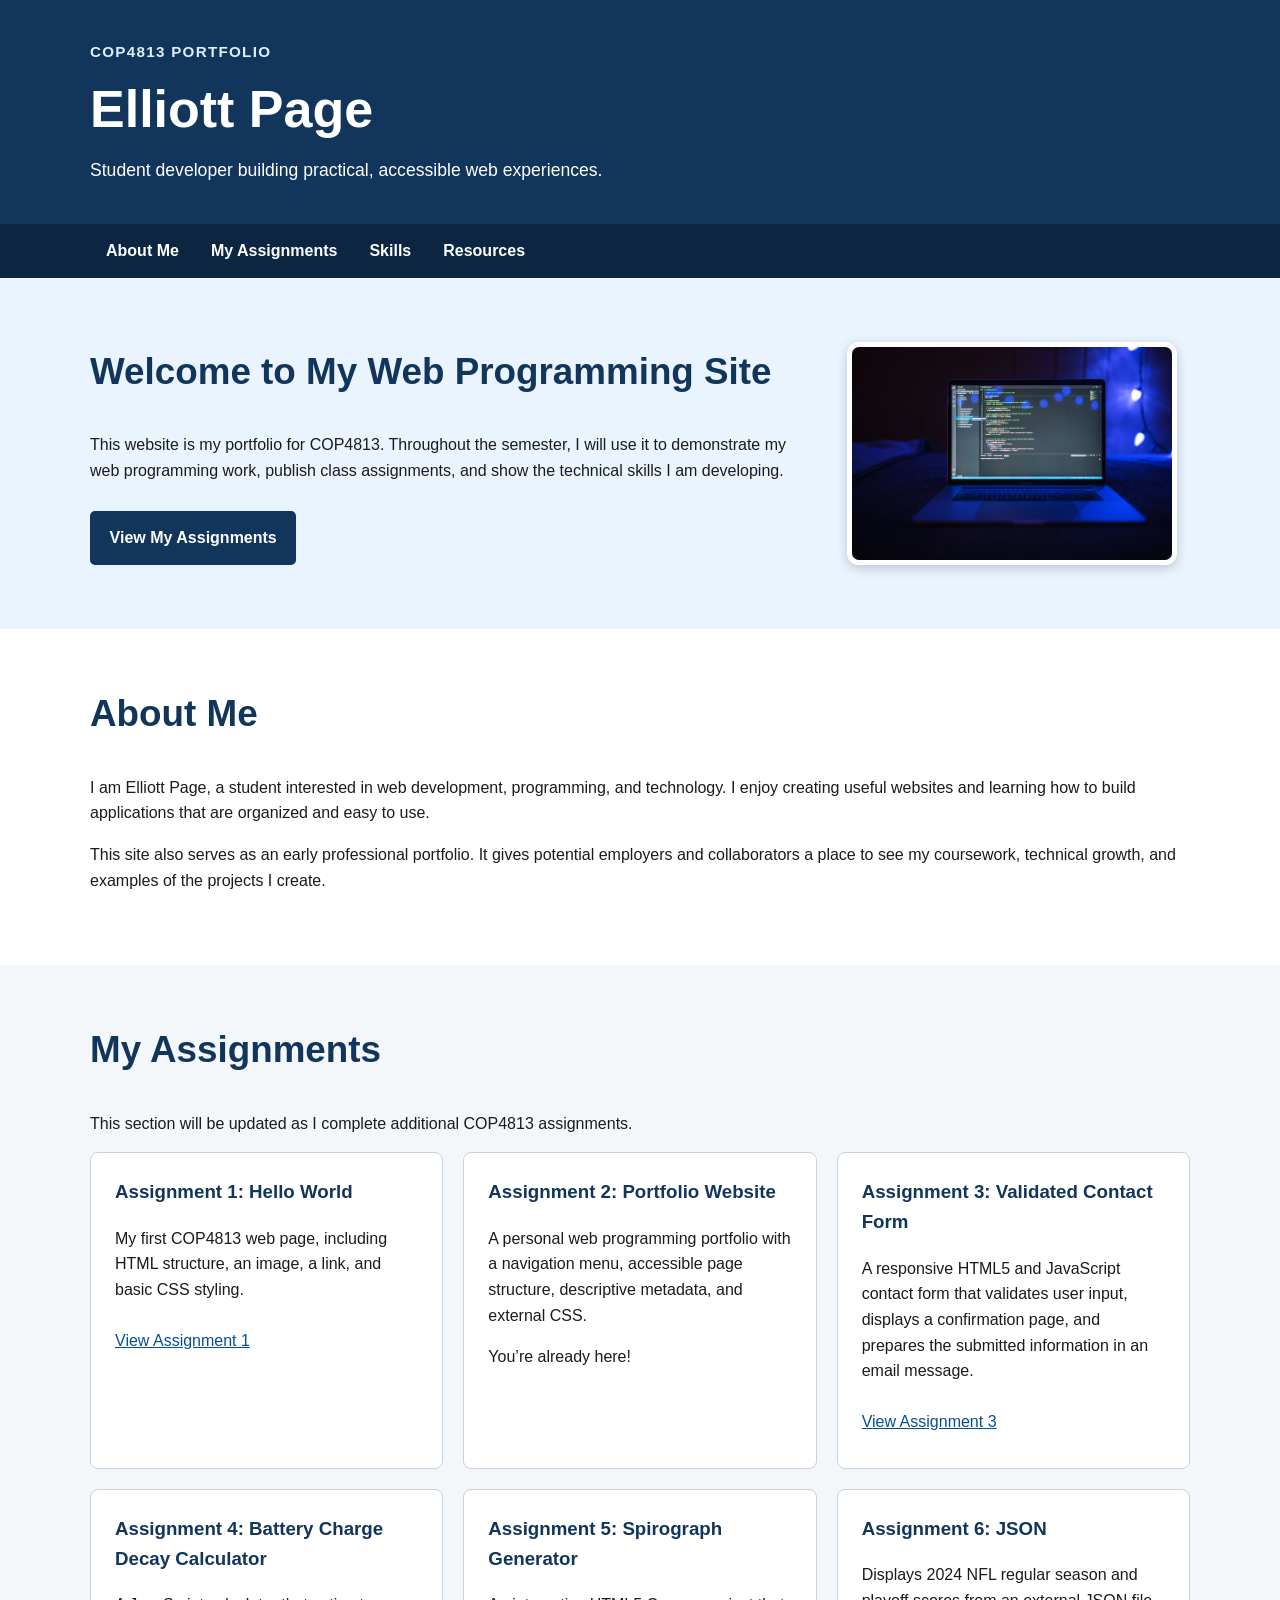
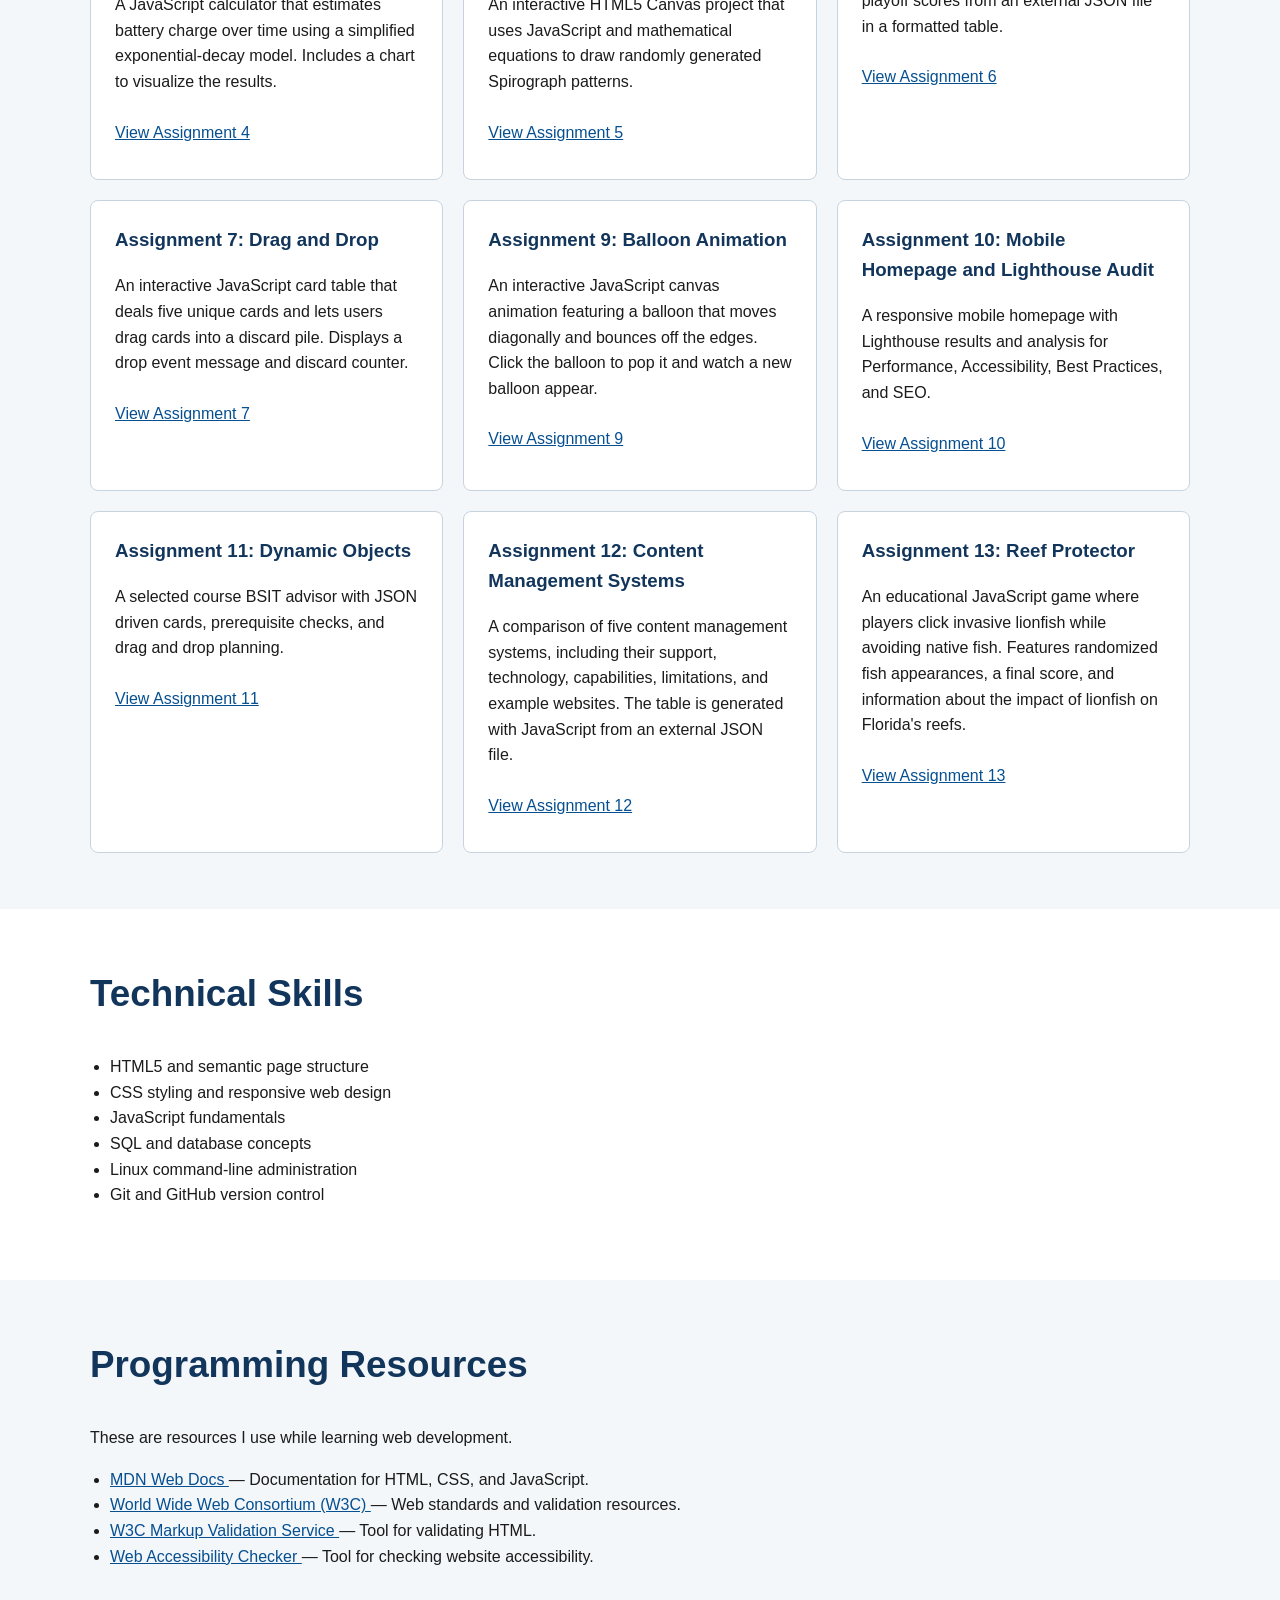
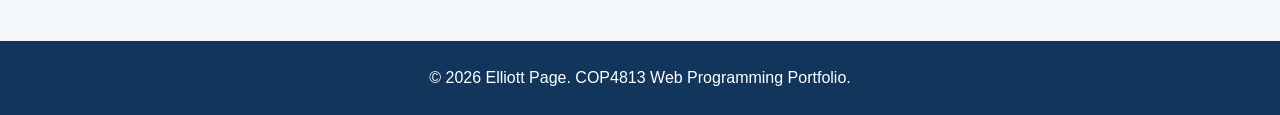
<file: index.html>
<!DOCTYPE html>
<html lang="en">
<head>
    <meta charset="UTF-8">
    <meta name="viewport" content="width=device-width, initial-scale=1.0">

    <title>Elliott Page | COP4813 Web Programming Portfolio</title>

    <meta
        name="description"
        content="Elliott Page's COP4813 web programming portfolio, containing coursework, assignments, and web development skills."
    >
    <meta name="author" content="Elliott Page">
    <meta
        name="keywords"
        content="Elliott Page, COP4813, web programming, HTML, CSS, JavaScript, portfolio"
    >

    <link rel="stylesheet" href="css/styles.css">
</head>

<body>
    <a class="skip-link" href="#main-content">Skip to main content</a>

    <header class="site-header">
        <div class="container">
            <p class="site-label">COP4813 Portfolio</p>
            <h1>Elliott Page</h1>
            <p class="tagline">
                Student developer building practical, accessible web experiences.
            </p>
        </div>
    </header>

    <nav class="site-navigation" aria-label="Primary navigation">
        <div class="container">
            <ul class="nav-list">
                <li><a href="#about">About Me</a></li>
                <li><a href="#assignments">My Assignments</a></li>
                <li><a href="#skills">Skills</a></li>
                <li><a href="#resources">Resources</a></li>
            </ul>
        </div>
    </nav>

    <main id="main-content">
        <section class="hero">
            <div class="container hero-layout">
                <div>
                    <h2>Welcome to My Web Programming Site</h2>
                    <p>
                        This website is my portfolio for COP4813. Throughout the semester,
                        I will use it to demonstrate my web programming work, publish class
                        assignments, and show the technical skills I am developing.
                    </p>
                    <a class="button" href="#assignments">View My Assignments</a>
                </div>

                <img
                    class="profile-image"
                    src="images/image.jpg"
                    alt="A photo of a computer screen with code for Elliott Page's web programming portfolio."
                >
            </div>
        </section>

        <section id="about" class="section">
            <div class="container">
                <h2>About Me</h2>
                <p>
                    I am Elliott Page, a student interested in web development, programming,
                    and technology. I enjoy creating useful websites and learning how to build
                    applications that are organized and easy to use.
                </p>
                <p>
                    This site also serves as an early professional portfolio. It gives potential
                    employers and collaborators a place to see my coursework, technical growth,
                    and examples of the projects I create.
                </p>
            </div>
        </section>

        <section id="assignments" class="section section-alt">
            <div class="container">
                <h2>My Assignments</h2>
                <p>
                    This section will be updated as I complete additional COP4813 assignments.
                </p>

                <div class="card-grid">
                    <article class="card">
                        <h3>Assignment 1: Hello World</h3>
                        <p>
                            My first COP4813 web page, including HTML structure, an image,
                            a link, and basic CSS styling.
                        </p>
                        <a href="assignment1/index.html">View Assignment 1</a>
                    </article>

                    <article class="card">
                        <h3>Assignment 2: Portfolio Website</h3>
                        <p>
                            A personal web programming portfolio with a navigation menu,
                            accessible page structure, descriptive metadata, and external CSS.
                        </p>
                        <p aria-current="page">You’re already here!</p>
                    </article>

                    <article class="card">
                        <h3>Assignment 3: Validated Contact Form</h3>
                        <p>
                            A responsive HTML5 and JavaScript contact form that validates user
                            input, displays a confirmation page, and prepares the submitted
                            information in an email message.
                        </p>
                        <a href="contactform/index.html">View Assignment 3</a>
                    </article>

                    <article class="card">
                        <h3>Assignment 4: Battery Charge Decay Calculator</h3>
                        <p>
                            A JavaScript calculator that estimates battery charge over time
                            using a simplified exponential-decay model. Includes a chart
                            to visualize the results.
                        </p>
                        <a href="assignment4/index.html">View Assignment 4</a>
                    </article>

                    <article class="card">
                        <h3>Assignment 5: Spirograph Generator</h3>
                        <p>
                            An interactive HTML5 Canvas project that uses JavaScript and
                            mathematical equations to draw randomly generated Spirograph patterns.
                        </p>
                        <a href="assignment5/index.html">View Assignment 5</a>
                    </article>

                    <article class="card">
                        <h3>Assignment 6: JSON</h3>
                        <p>
                            Displays 2024 NFL regular season and playoff scores
                            from an external JSON file in a formatted table.
                        </p>
                        <a href="assignment6/index.html">View Assignment 6</a>
                    </article>

                    <article class="card">
                        <h3>Assignment 7: Drag and Drop</h3>
                        <p>
                            An interactive JavaScript card table that deals five unique
                            cards and lets users drag cards into a discard pile.
                            Displays a drop event message and discard counter.
                        </p>
                        <a href="assignment7/index.html">View Assignment 7</a>
                    </article>

                    <article class="card">
                        <h3>Assignment 9: Balloon Animation</h3>
                        <p>
                            An interactive JavaScript canvas animation featuring
                            a balloon that moves diagonally and bounces off the
                            edges. Click the balloon to pop it and watch a new
                            balloon appear.
                        </p>
                        <a href="assignment9/index.html">View Assignment 9</a>
                    </article>

                    <article class="card">
                        <h3>Assignment 10: Mobile Homepage and Lighthouse Audit</h3>
                        <p>
                            A responsive mobile homepage with Lighthouse results
                            and analysis for Performance, Accessibility,
                            Best Practices, and SEO.
                        </p>
                        <a href="audit.html">View Assignment 10</a>
                    </article>

                    <article class="card">
                        <h3>Assignment 11: Dynamic Objects</h3>

                        <p>
                            A selected course BSIT advisor with JSON driven cards,
                            prerequisite checks, and drag and drop planning.
                        </p>

                        <a href="assignment11/index.html">
                            View Assignment 11
                        </a>
                    </article>

                    <article class="card">
                        <h3>Assignment 12: Content Management Systems</h3>
                        <p>
                            A comparison of five content management systems,
                            including their support, technology, capabilities,
                            limitations, and example websites. The table is
                            generated with JavaScript from an external JSON file.
                        </p>
                        <a href="assignment12/index.html">View Assignment 12</a>
                    </article>

                    <article class="card">
                        <h3>Assignment 13: Reef Protector</h3>
                        <p>
                            An educational JavaScript game where players
                            click invasive lionfish while avoiding native
                            fish. Features randomized fish appearances,
                            a final score, and information about the
                            impact of lionfish on Florida's reefs.
                        </p>
                        <a href="assignment13/index.html">View Assignment 13</a>
                    </article>
                </div>
            </div>
        </section>

        <section id="skills" class="section">
            <div class="container">
                <h2>Technical Skills</h2>
                <ul class="skills-list">
                    <li>HTML5 and semantic page structure</li>
                    <li>CSS styling and responsive web design</li>
                    <li>JavaScript fundamentals</li>
                    <li>SQL and database concepts</li>
                    <li>Linux command-line administration</li>
                    <li>Git and GitHub version control</li>
                </ul>
            </div>
        </section>

        <section id="resources" class="section section-alt">
            <div class="container">
                <h2>Programming Resources</h2>
                <p>These are resources I use while learning web development.</p>

                <ul class="resource-list">
                    <li>
                        <a
                            href="https://developer.mozilla.org/"
                            target="_blank"
                            rel="noopener noreferrer"
                        >
                            MDN Web Docs
                        </a>
                        — Documentation for HTML, CSS, and JavaScript.
                    </li>
                    <li>
                        <a
                            href="https://www.w3.org/"
                            target="_blank"
                            rel="noopener noreferrer"
                        >
                            World Wide Web Consortium (W3C)
                        </a>
                        — Web standards and validation resources.
                    </li>
                    <li>
                        <a
                            href="https://validator.w3.org/"
                            target="_blank"
                            rel="noopener noreferrer"
                        >
                            W3C Markup Validation Service
                        </a>
                        — Tool for validating HTML.
                    </li>
                    <li>
                        <a
                            href="https://www.webaccessibility.com/"
                            target="_blank"
                            rel="noopener noreferrer"
                        >
                            Web Accessibility Checker
                        </a>
                        — Tool for checking website accessibility.
                    </li>
                </ul>
            </div>
        </section>
    </main>

    <footer class="site-footer">
        <div class="container">
            <p>&copy; 2026 Elliott Page. COP4813 Web Programming Portfolio.</p>
        </div>
    </footer>
</body>
</html>
</file>
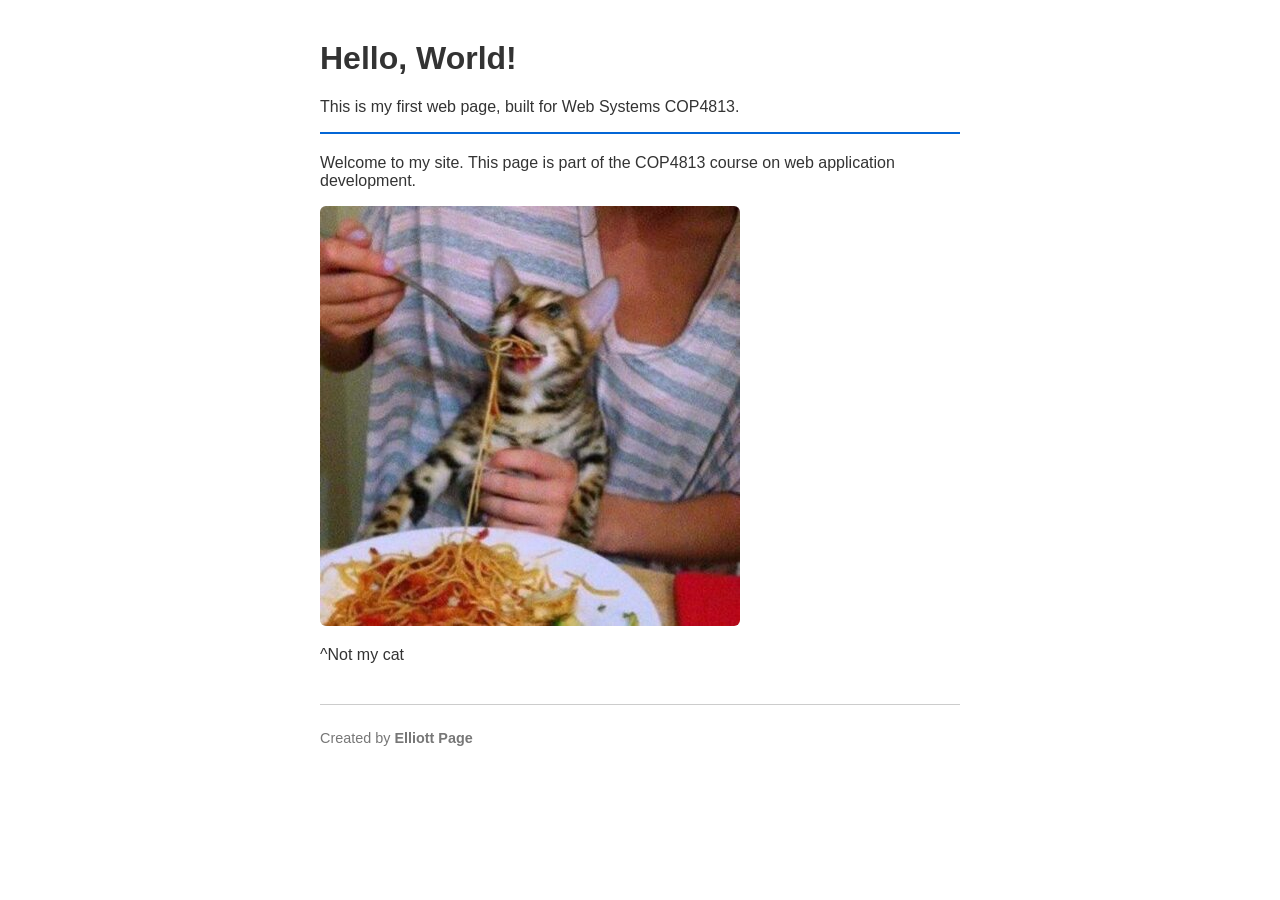
<file: assignment1/index.html>
<!DOCTYPE html>
<html lang="en">
<head>
  <meta charset="utf-8">
  <meta name="viewport" content="width=device-width, initial-scale=1">
  <title>Hello World | COP4813</title>
  <style>
    body { font-family: sans-serif; max-width: 640px; margin: 40px auto; padding: 0 20px; color: #333; }
    header { border-bottom: 2px solid #0366d6; margin-bottom: 20px; }
    img { max-width: 100%; height: auto; border-radius: 6px; }
    footer { margin-top: 40px; border-top: 1px solid #ccc; padding-top: 10px; font-size: 0.9em; color: #777; }
  </style>
</head>
<body>
  <header>
    <h1>Hello, World!</h1>
    <p>This is my first web page, built for Web Systems COP4813.</p>
  </header>

  <main>
    <p>Welcome to my site. This page is part of the COP4813 course on web application development.</p>
    <img src="hello.jpg" alt="Hello World graphic">
    <p>^Not my cat</p>
  </main>

  <footer>
    <p>Created by <strong>Elliott Page</strong></p>
  </footer>
</body>
</html>
</file>
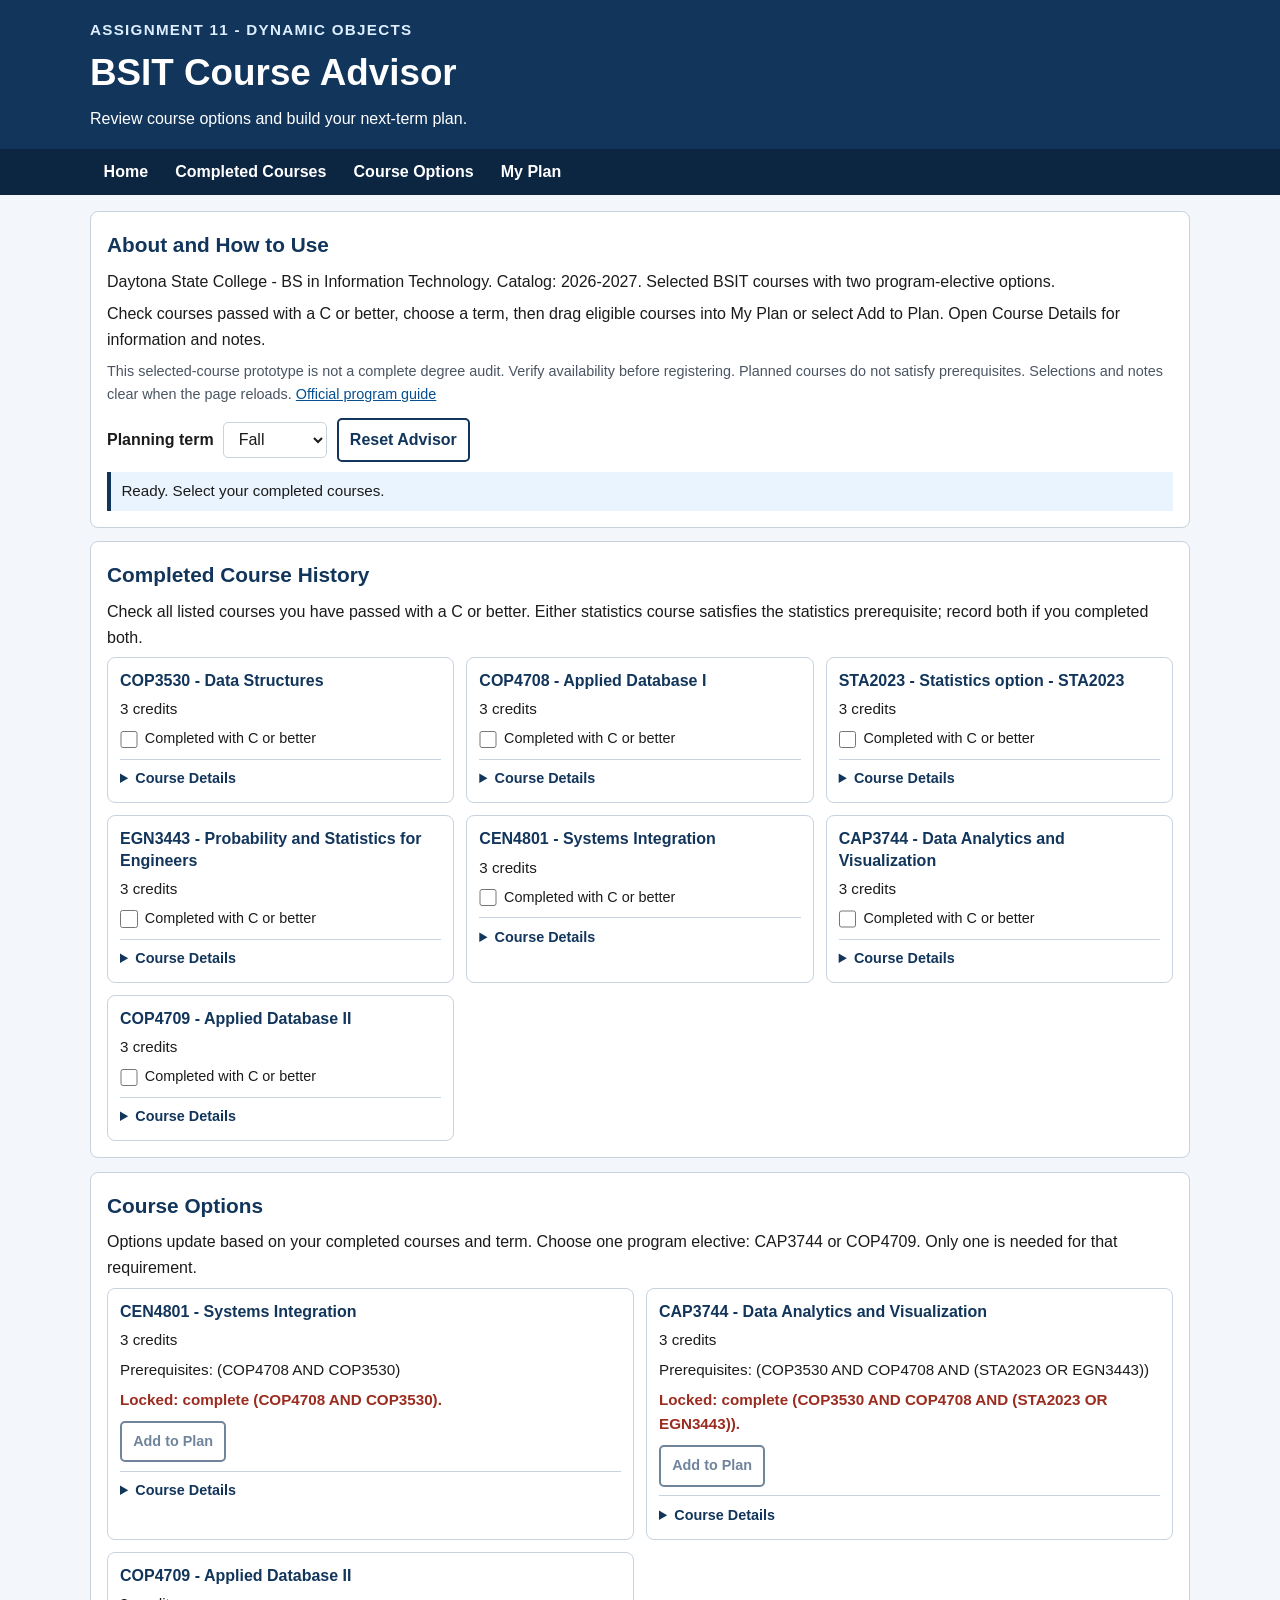
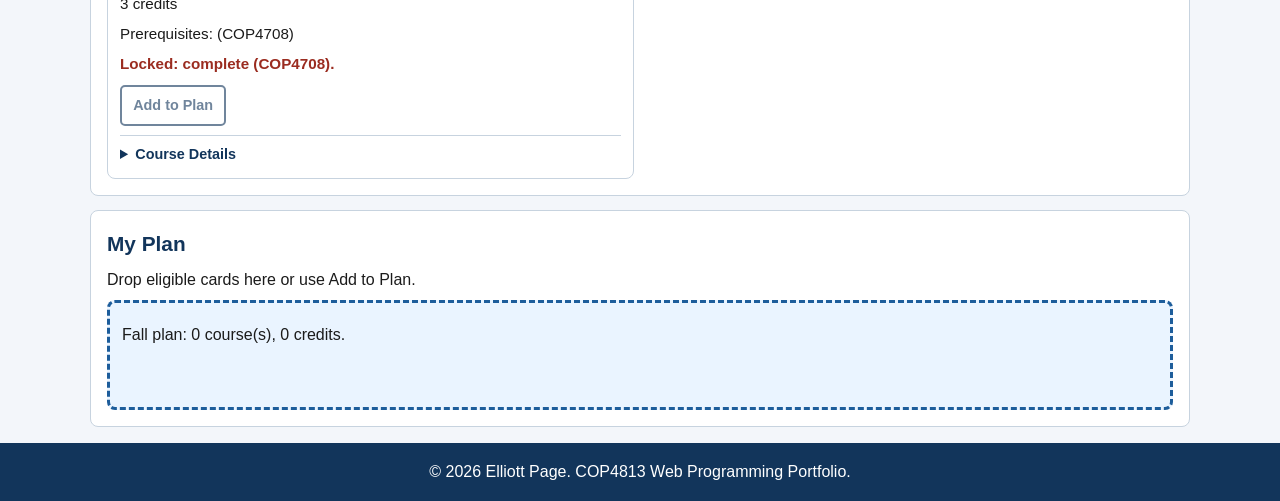
<file: assignment11/index.html>
<!DOCTYPE html>
<html lang="en">
<head>
    <meta charset="UTF-8">
    <meta name="viewport" content="width=device-width, initial-scale=1.0">

    <title>BSIT Course Advisor | Assignment 11</title>

    <link rel="stylesheet" href="../css/styles.css">
    <link rel="stylesheet" href="advisor.css">

    <script src="script.js" defer></script>
</head>

<body class="advisor-page">
    <a class="skip-link" href="#main-content">
        Skip to main content
    </a>

    <header class="site-header">
        <div class="container">
            <p class="site-label">
                Assignment 11 - Dynamic Objects
            </p>

            <h1>BSIT Course Advisor</h1>

            <p class="tagline">
                Review course options and build your next-term plan.
            </p>
        </div>
    </header>

    <nav class="site-navigation" aria-label="Main navigation">
        <div class="container">
            <ul class="nav-list">
                <li>
                    <a href="../index.html">Home</a>
                </li>

                <li>
                    <a href="#completed-section">Completed Courses</a>
                </li>

                <li>
                    <a href="#options-section">Course Options</a>
                </li>

                <li>
                    <a href="#plan-section">My Plan</a>
                </li>
            </ul>
        </div>
    </nav>

    <main id="main-content" class="container advisor-main">
        <section class="card advisor-intro">
            <h2>About and How to Use</h2>

            <p id="program-description">
                Loading program information...
            </p>

            <p>
                Check courses passed with a C or better, choose a term,
                then drag eligible courses into My Plan or select
                Add to Plan. Open Course Details for information and notes.
            </p>

            <p class="advisor-disclaimer">
                This selected-course prototype is not a complete degree audit.
                Verify availability before registering. Planned courses
                do not satisfy prerequisites. Selections and notes clear
                when the page reloads.
                <a id="program-link" hidden>
                    Official program guide
                </a>
            </p>

            <div class="advisor-toolbar">
                <label for="term-select">
                    Planning term
                </label>

                <select id="term-select">
                    <option value="Fall">Fall</option>
                    <option value="Spring">Spring</option>
                    <option value="Summer">Summer</option>
                </select>

                <button
                    id="reset-button"
                    class="secondary-button"
                    type="button"
                >
                    Reset Advisor
                </button>
            </div>

            <p
                id="advisor-status"
                role="status"
                aria-live="polite"
            >
                Loading course data...
            </p>
        </section>

        <section id="completed-section" class="card">
            <h2>Completed Course History</h2>

            <p>
                Check all listed courses you have passed with a C or
                better. Either statistics course satisfies the statistics
                prerequisite; record both if you completed both.
            </p>

            <div
                id="completed-list"
                class="advisor-grid"
            ></div>
        </section>

        <section id="options-section" class="card">
            <h2>Course Options</h2>

            <p>
                 Options update based on your completed courses and term.
                Choose one program elective: CAP3744 or COP4709.
                Only one is needed for that requirement.
            </p>

            <div
                id="course-list"
                class="advisor-grid"
            ></div>
        </section>

        <section id="plan-section" class="card">
            <h2>My Plan</h2>

            <p>
                Drop eligible cards here or use Add to Plan.
            </p>

            <div
                id="plan-dropzone"
                class="plan-dropzone"
            >
                <p id="plan-summary">
                    No courses planned.
                </p>

                <div
                    id="plan-list"
                    class="advisor-grid"
                ></div>
            </div>
        </section>

        <noscript>
            <p class="error-message">
                JavaScript must be enabled to use this advisor.
            </p>
        </noscript>
    </main>

    <footer class="site-footer">
        <div class="container">
            <p>
                &copy; 2026 Elliott Page.
                COP4813 Web Programming Portfolio.
            </p>
        </div>
    </footer>
</body>
</html>
</file>
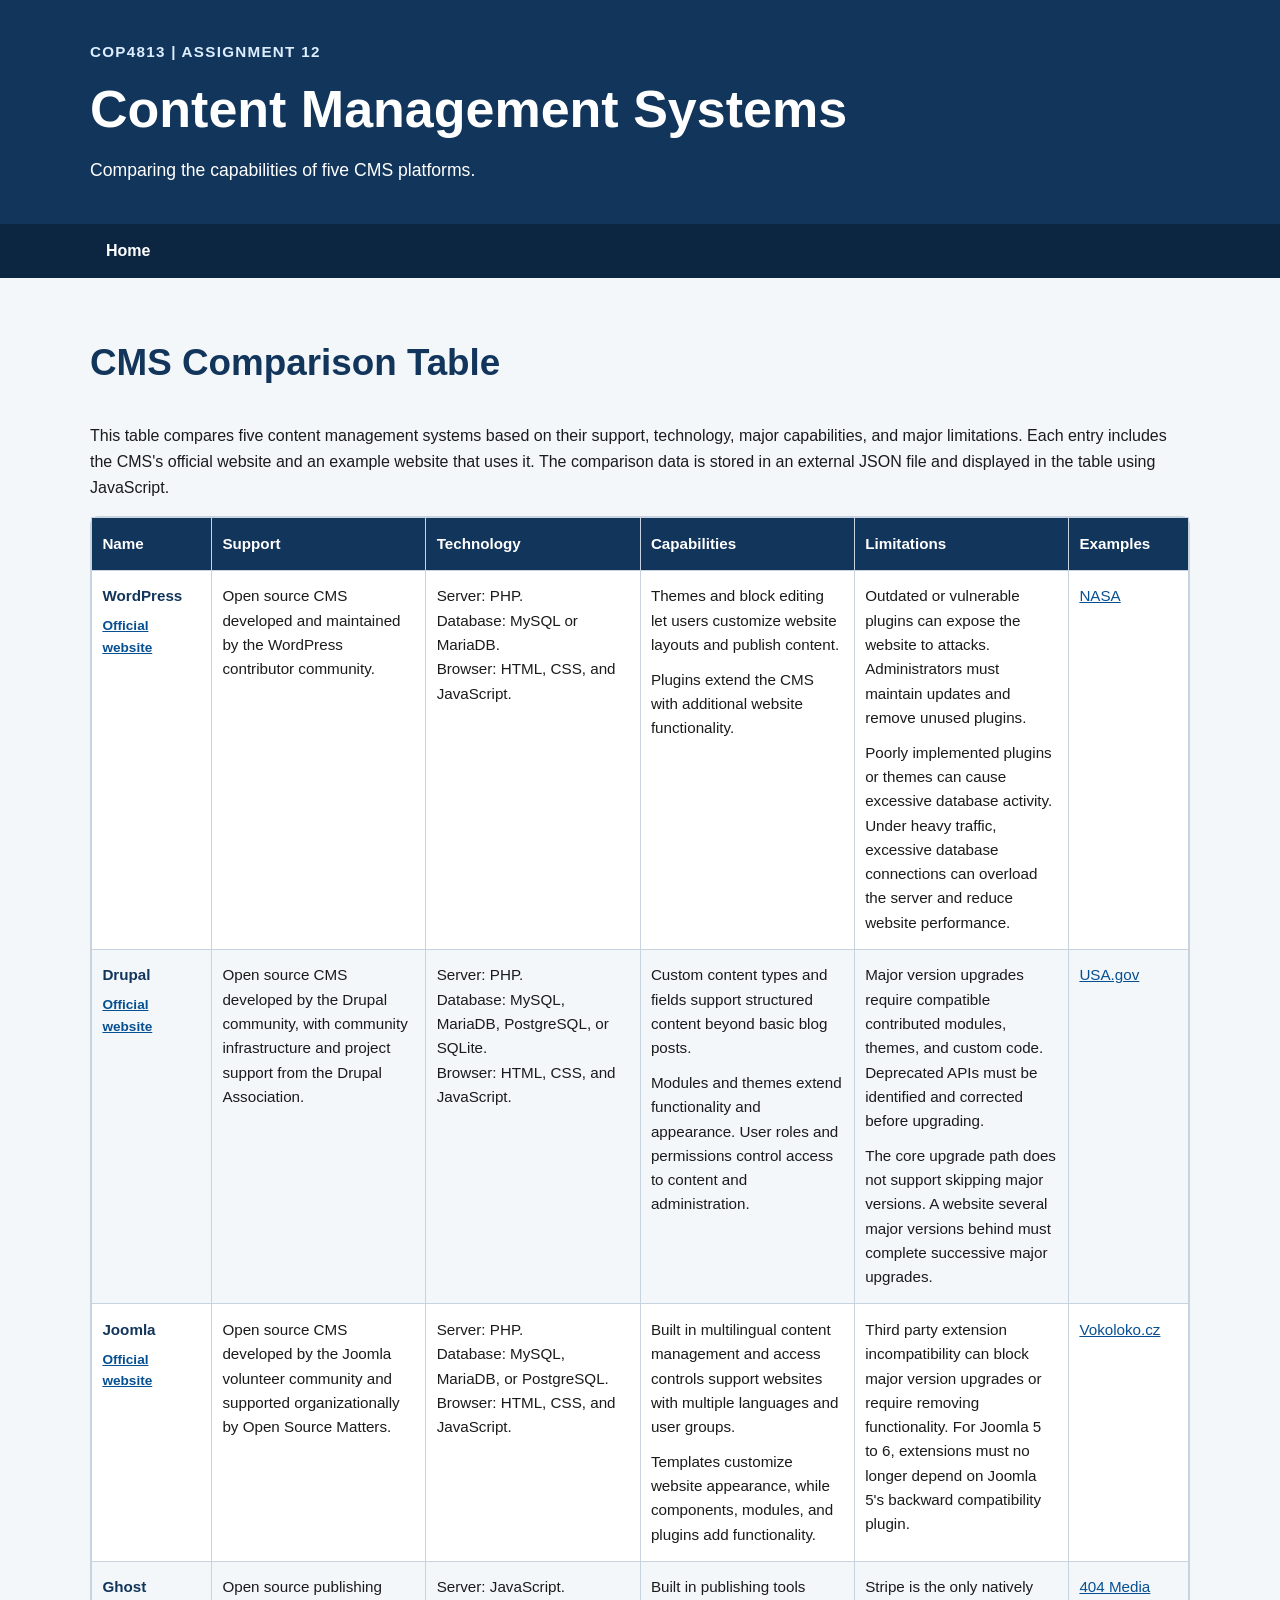
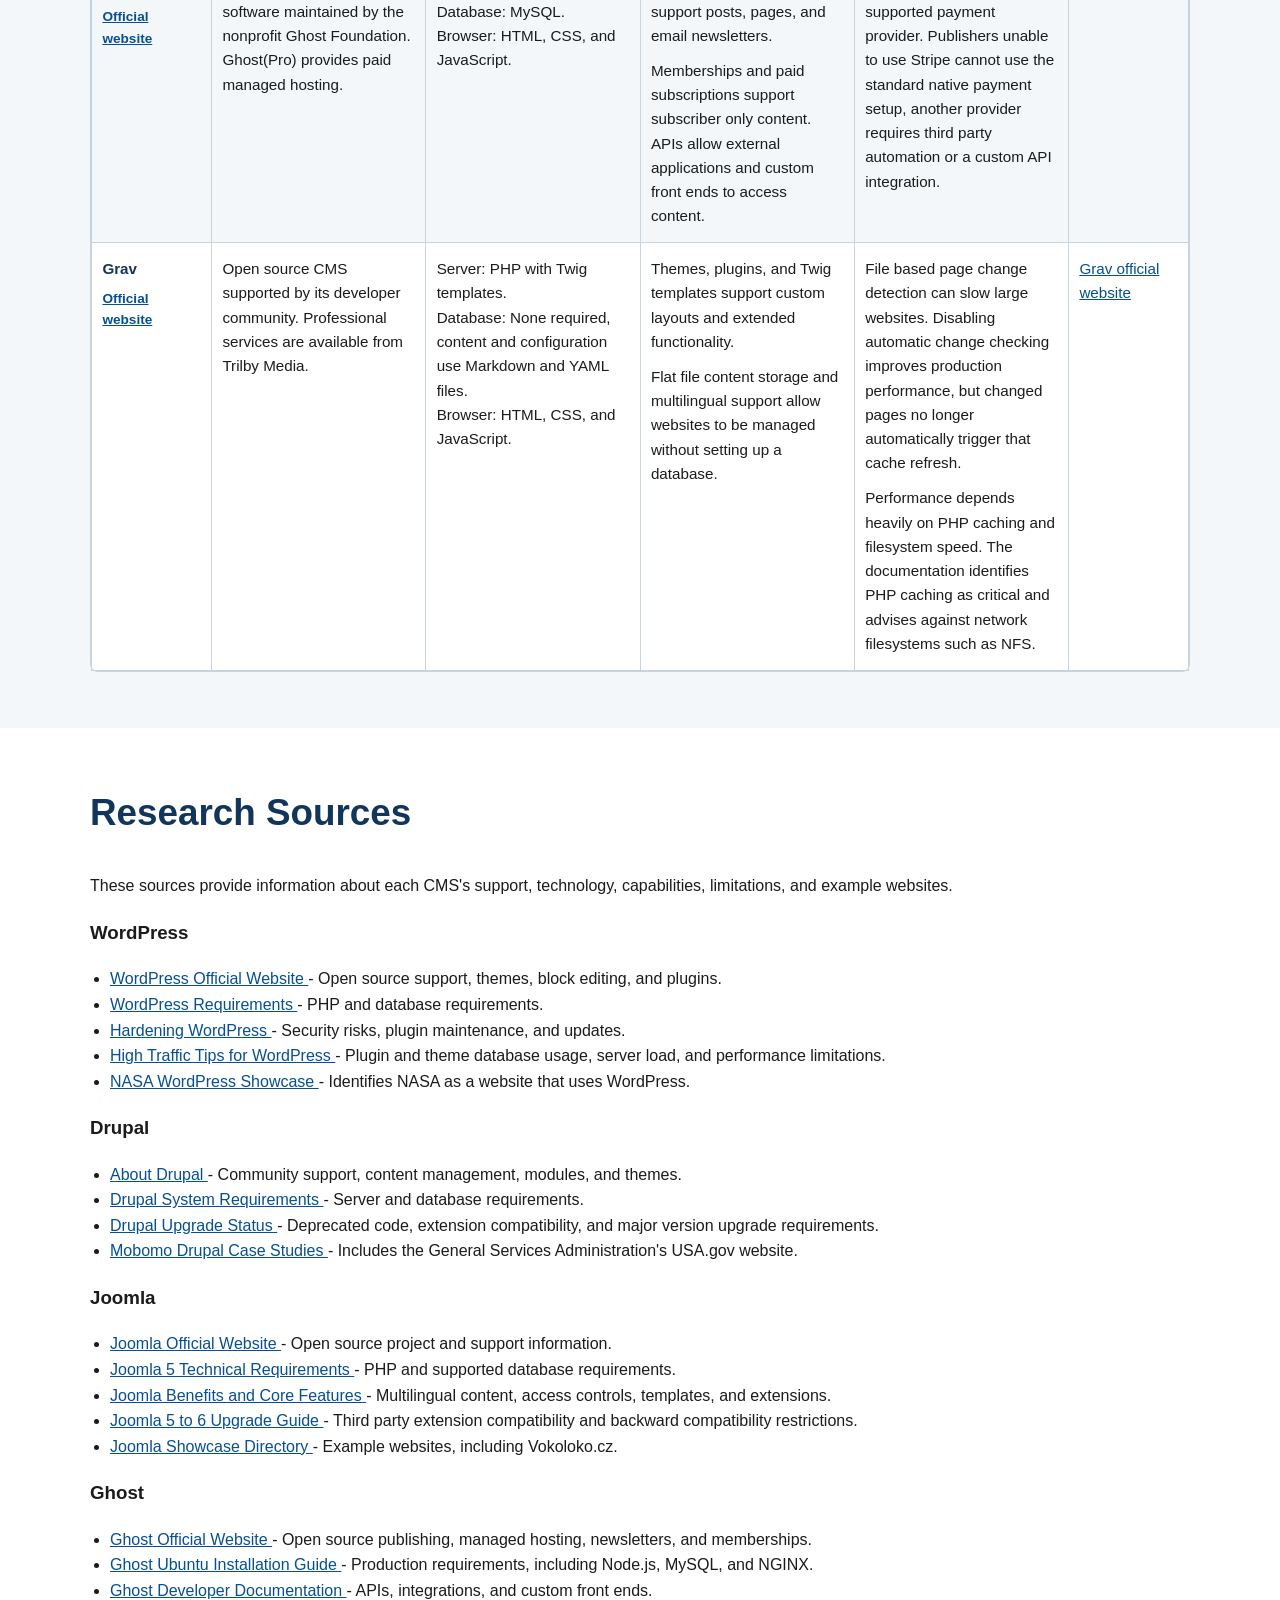
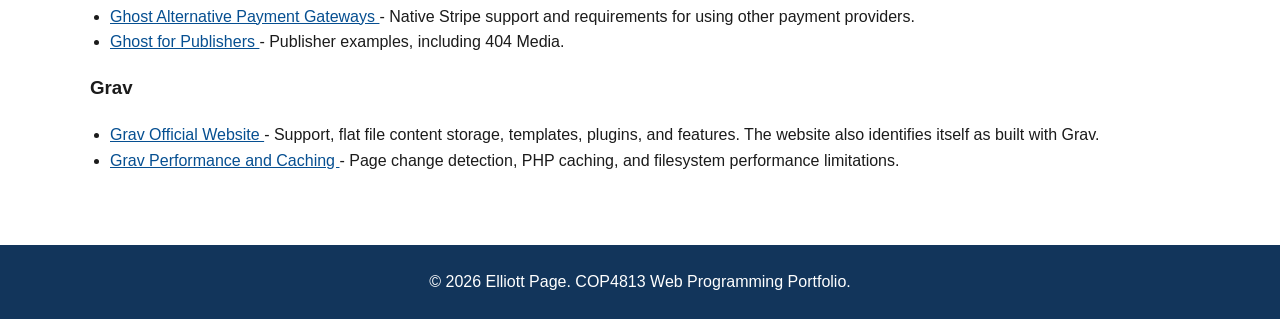
<file: assignment12/index.html>
<!DOCTYPE html>
<html lang="en">
<head>
    <meta charset="UTF-8">
    <meta name="viewport" content="width=device-width, initial-scale=1.0">

    <title>CMS Comparison | Elliott Page</title>

    <meta
        name="description"
        content="A comparison of five content management systems, generated from an external JSON file using JavaScript."
    >
    <meta name="author" content="Elliott Page">

    <link rel="stylesheet" href="../css/styles.css">
</head>

<body class="cms-page">
    <a class="skip-link" href="#main-content">
        Skip to main content
    </a>

    <header class="site-header">
        <div class="container">
            <p class="site-label">COP4813 | Assignment 12</p>

            <h1>Content Management Systems</h1>

            <p class="tagline">
                Comparing the capabilities of five CMS platforms.
            </p>
        </div>
    </header>

    <nav class="site-navigation" aria-label="Primary navigation">
        <div class="container">
            <ul class="nav-list">
                <li>
                    <a href="../index.html">Home</a>
                </li>
            </ul>
        </div>
    </nav>

    <main id="main-content">
        <section
            id="cms-comparison"
            class="section section-alt"
            aria-labelledby="comparison-heading"
        >
            <div class="container">
                <h2 id="comparison-heading">CMS Comparison Table</h2>

                <p>
                    This table compares five content management
                    systems based on their support, technology,
                    major capabilities, and major limitations.
                    Each entry includes the CMS's official website
                    and an example website that uses it. The
                    comparison data is stored in an external JSON
                    file and displayed in the table using JavaScript.
                </p>

                <p
                    id="cms-status"
                    class="error-message"
                    role="alert"
                    hidden
                >
                    The CMS comparison could not be loaded.
                    Please refresh the page or try again later.
                </p>

                <noscript>
                    <p class="error-message">
                        JavaScript is disabled or unavailable.
                        Enable JavaScript to display the CMS
                        comparison table.
                    </p>
                </noscript>

                <div
                    class="cms-table-wrapper"
                    role="region"
                    aria-labelledby="comparison-heading"
                    tabindex="0"
                >
                    <table class="cms-table">
                        <thead>
                            <tr>
                                <th scope="col">Name</th>
                                <th scope="col">Support</th>
                                <th scope="col">Technology</th>
                                <th scope="col">Capabilities</th>
                                <th scope="col">Limitations</th>
                                <th scope="col">Examples</th>
                            </tr>
                        </thead>

                        <tbody id="cms-table-body">
                            <!-- JavaScript generates the CMS rows here. -->
                        </tbody>
                    </table>
                </div>
            </div>
        </section>

        <section
            id="research-sources"
            class="section"
            aria-labelledby="sources-heading"
        >
            <div class="container">
                <h2 id="sources-heading">Research Sources</h2>

                <p>
                    These sources provide information about each
                    CMS's support, technology, capabilities,
                    limitations, and example websites.
                </p>

                <h3>WordPress</h3>

                <ul class="resource-list">
                    <li>
                        <a href="https://wordpress.org/">
                            WordPress Official Website
                        </a>
                        - Open source support, themes, block editing,
                        and plugins.
                    </li>
                    <li>
                        <a href="https://wordpress.org/about/requirements/">
                            WordPress Requirements
                        </a>
                        - PHP and database requirements.
                    </li>
                    <li>
                        <a href="https://developer.wordpress.org/advanced-administration/security/hardening/">
                            Hardening WordPress
                        </a>
                        - Security risks, plugin maintenance,
                        and updates.
                    </li>
                    <li>
                        <a href="https://codex.wordpress.org/High_Traffic_Tips_For_WordPress">
                            High Traffic Tips for WordPress
                        </a>
                        - Plugin and theme database usage,
                        server load, and performance limitations.
                    </li>
                    <li>
                        <a href="https://wordpress.org/showcase/nasa/">
                            NASA WordPress Showcase
                        </a>
                        - Identifies NASA as a website that
                        uses WordPress.
                    </li>
                </ul>

                <h3>Drupal</h3>

                <ul class="resource-list">
                    <li>
                        <a href="https://www.drupal.org/about">
                            About Drupal
                        </a>
                        - Community support, content management,
                        modules, and themes.
                    </li>
                    <li>
                        <a href="https://www.drupal.org/docs/getting-started/system-requirements">
                            Drupal System Requirements
                        </a>
                        - Server and database requirements.
                    </li>
                    <li>
                        <a href="https://www.drupal.org/project/upgrade_status">
                            Drupal Upgrade Status
                        </a>
                        - Deprecated code, extension compatibility,
                        and major version upgrade requirements.
                    </li>
                    <li>
                        <a href="https://new.drupal.org/node/2644270/case-studies">
                            Mobomo Drupal Case Studies
                        </a>
                        - Includes the General Services
                        Administration's USA.gov website.
                    </li>
                </ul>

                <h3>Joomla</h3>

                <ul class="resource-list">
                    <li>
                        <a href="https://www.joomla.org/">
                            Joomla Official Website
                        </a>
                        - Open source project and support information.
                    </li>
                    <li>
                        <a href="https://manual.joomla.org/docs/5.4/get-started/technical-requirements/">
                            Joomla 5 Technical Requirements
                        </a>
                        - PHP and supported database requirements.
                    </li>
                    <li>
                        <a href="https://www.joomla.org/core-features.html">
                            Joomla Benefits and Core Features
                        </a>
                        - Multilingual content, access controls,
                        templates, and extensions.
                    </li>
                    <li>
                        <a href="https://guide.joomla.org/user-guide/migration/joomla-5-to-6-planning-and-upgrade-step-by-step">
                            Joomla 5 to 6 Upgrade Guide
                        </a>
                        - Third party extension compatibility and
                        backward compatibility restrictions.
                    </li>
                    <li>
                        <a href="https://showcase.joomla.org/">
                            Joomla Showcase Directory
                        </a>
                        - Example websites, including Vokoloko.cz.
                    </li>
                </ul>

                <h3>Ghost</h3>

                <ul class="resource-list">
                    <li>
                        <a href="https://ghost.org/">
                            Ghost Official Website
                        </a>
                        - Open source publishing, managed hosting,
                        newsletters, and memberships.
                    </li>
                    <li>
                        <a href="https://docs.ghost.org/install/ubuntu/">
                            Ghost Ubuntu Installation Guide
                        </a>
                        - Production requirements, including
                        Node.js, MySQL, and NGINX.
                    </li>
                    <li>
                        <a href="https://docs.ghost.org/">
                            Ghost Developer Documentation
                        </a>
                        - APIs, integrations, and custom front ends.
                    </li>
                    <li>
                        <a href="https://ghost.org/help/alternative-payment-gateways.md">
                            Ghost Alternative Payment Gateways
                        </a>
                        - Native Stripe support and requirements
                        for using other payment providers.
                    </li>
                    <li>
                        <a href="https://ghost.org/publishers/?lang=en">
                            Ghost for Publishers
                        </a>
                        - Publisher examples, including 404 Media.
                    </li>
                </ul>

                <h3>Grav</h3>

                <ul class="resource-list">
                    <li>
                        <a href="https://getgrav.org/">
                            Grav Official Website
                        </a>
                        - Support, flat file content storage,
                        templates, plugins, and features.
                        The website also identifies itself as
                        built with Grav.
                    </li>
                    <li>
                        <a href="https://learn.getgrav.org/2/advanced/performance-and-caching">
                            Grav Performance and Caching
                        </a>
                        - Page change detection, PHP caching,
                        and filesystem performance limitations.
                    </li>
                </ul>
            </div>
        </section>
    </main>

    <footer class="site-footer">
        <div class="container">
            <p>
                &copy; 2026 Elliott Page.
                COP4813 Web Programming Portfolio.
            </p>
        </div>
    </footer>

    <script
        src="script.js"
        defer
        onerror="document.getElementById('cms-status').hidden = false;"
    ></script>
</body>
</html>
</file>
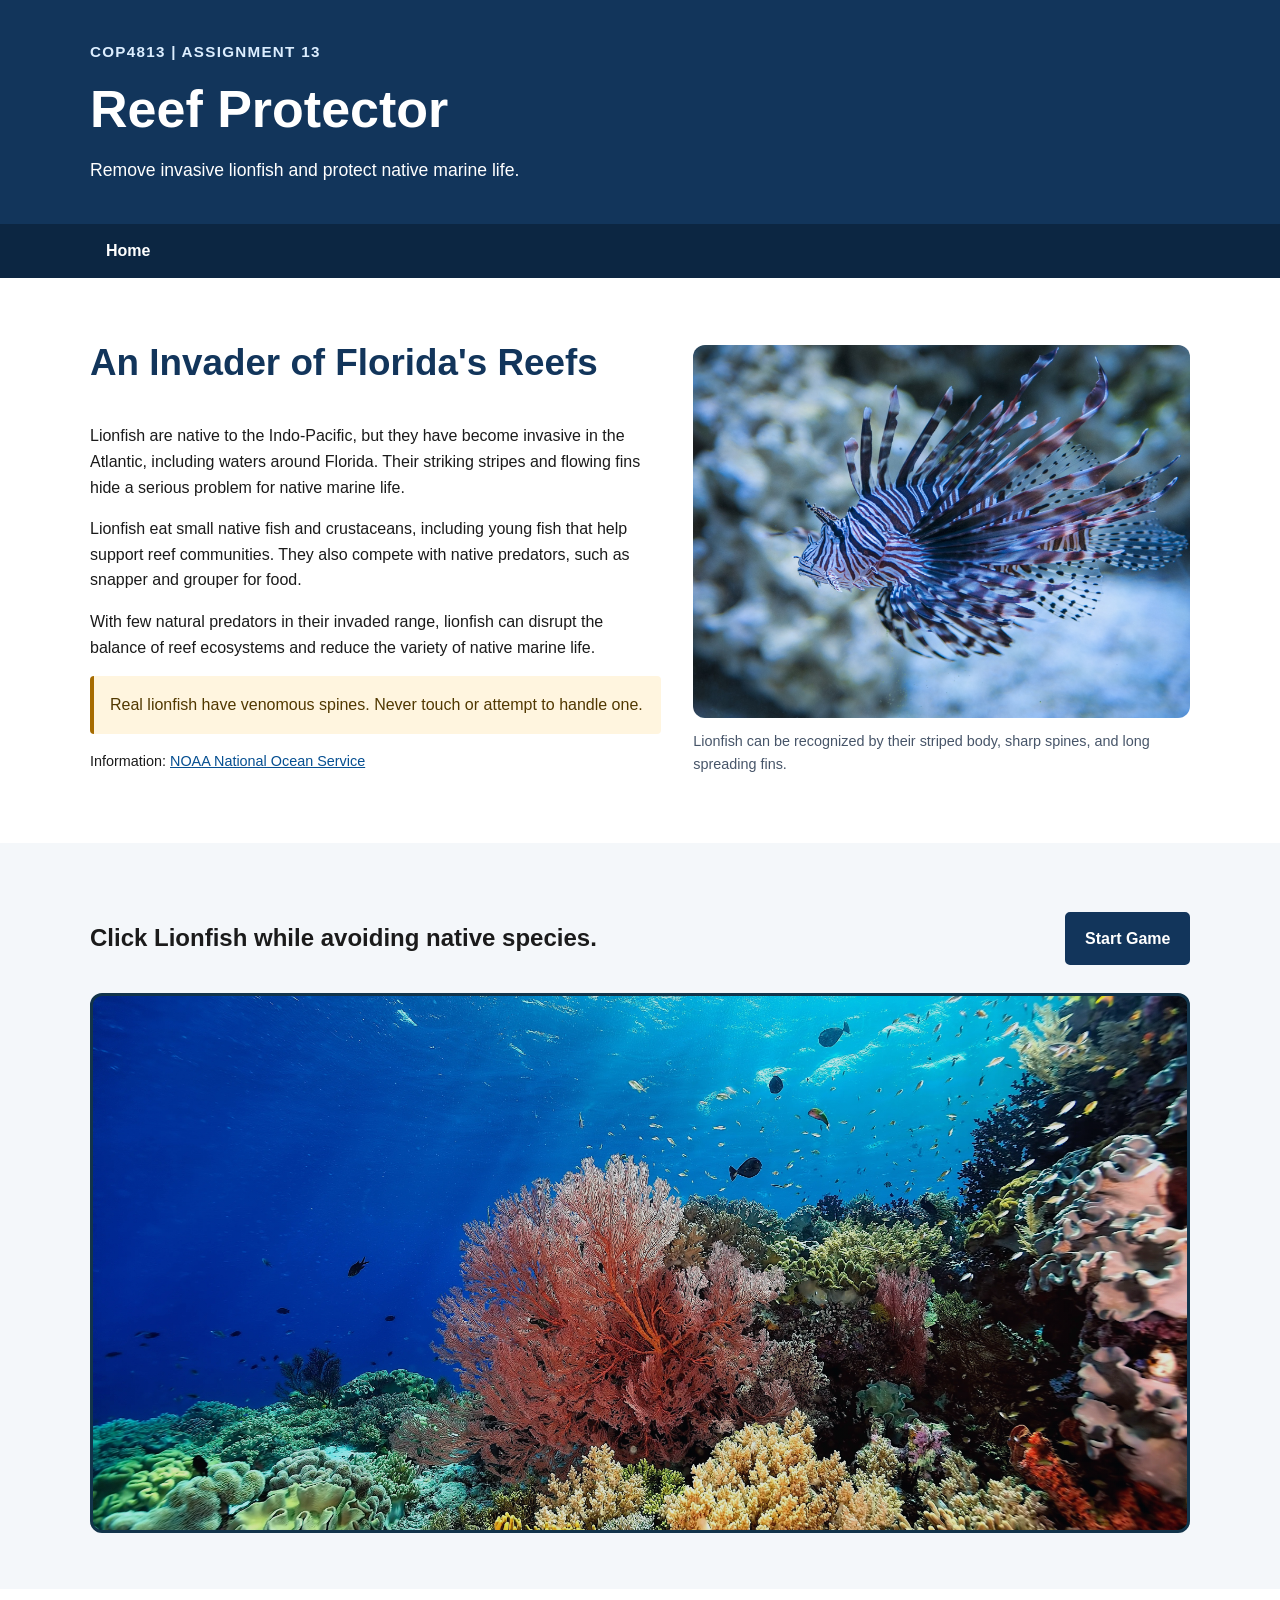
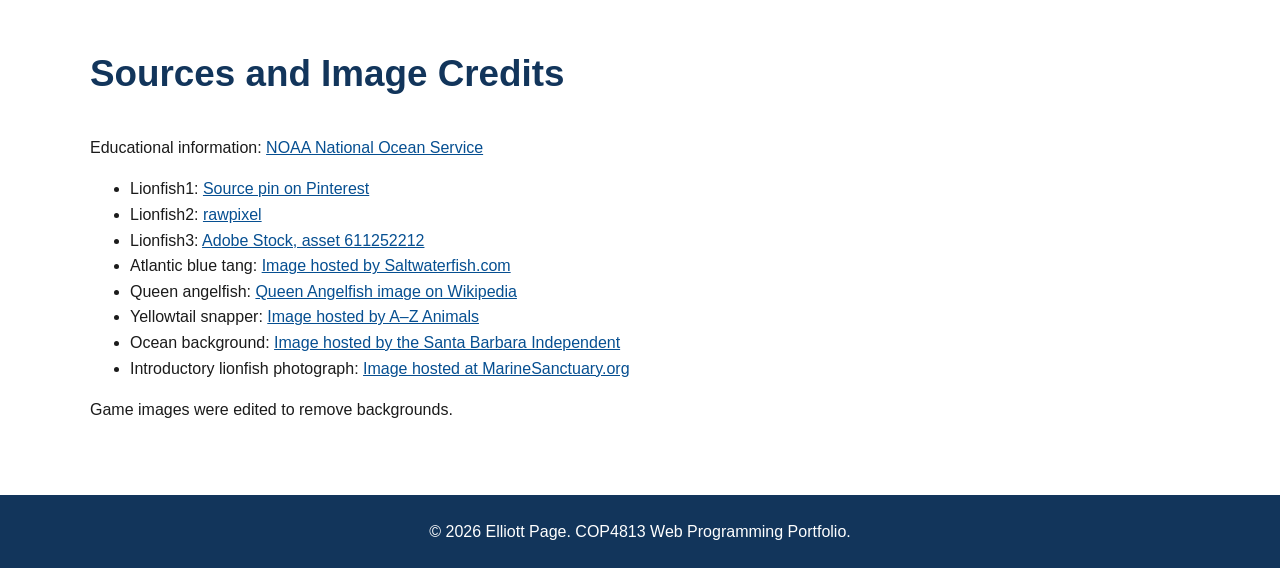
<file: assignment13/index.html>
<!DOCTYPE html>
<html lang="en">
<head>
    <meta charset="UTF-8">
    <meta name="viewport" content="width=device-width, initial-scale=1.0">

    <title>Lionfish Reef Rescue | Elliott Page</title>

    <meta
        name="description"
        content="Learn about invasive lionfish and play a reef rescue game."
    >
    <meta name="author" content="Elliott Page">

    <link rel="stylesheet" href="../css/styles.css">
    <link rel="stylesheet" href="game.css">

    <script src="script.js" defer></script>
</head>

<body class="reef-page">
    <a class="skip-link" href="#main-content">
        Skip to main content
    </a>

    <header class="site-header">
        <div class="container">
            <p class="site-label">COP4813 | Assignment 13</p>

            <h1>Reef Protector</h1>

            <p class="tagline">
                Remove invasive lionfish and protect native marine life.
            </p>
        </div>
    </header>

    <nav class="site-navigation" aria-label="Primary navigation">
        <div class="container">
            <ul class="nav-list">
                <li><a href="../index.html">Home</a></li>
            </ul>
        </div>
    </nav>

    <main id="main-content">
        <section
            class="section"
            aria-labelledby="lionfish-heading"
        >
            <div class="container">
                <div class="lionfish-intro">
                    <div class="intro-copy">
                        <h2 id="lionfish-heading">
                            An Invader of Florida's Reefs
                        </h2>

                        <p>
                            Lionfish are native to the Indo-Pacific,
                            but they have become invasive in the
                            Atlantic, including waters around Florida.
                            Their striking stripes and flowing fins
                            hide a serious problem for native marine life.
                        </p>

                        <p>
                            Lionfish eat small native fish and
                            crustaceans, including young fish that
                            help support reef communities. They also
                            compete with native predators, such as
                            snapper and grouper for food.
                        </p>

                        <p>
                            With few natural predators in their
                            invaded range, lionfish can disrupt the
                            balance of reef ecosystems and reduce
                            the variety of native marine life.
                        </p>

                        <p class="safety-note">
                            Real lionfish have venomous spines.
                            Never touch or attempt to handle one.
                        </p>

                        <p class="information-source">
                            Information:
                            <a
                                href="https://oceanservice.noaa.gov/facts/lionfish.html"
                                target="_blank"
                                rel="noopener noreferrer"
                            >
                                NOAA National Ocean Service
                            </a>
                        </p>
                    </div>

                    <figure class="intro-photo">
                        <img
                            src="images/lionfish-photo.jpg"
                            alt="Lionfish with striped markings and long, spreading fins"
                        >

                        <figcaption>
                            Lionfish can be recognized by their striped body, sharp spines,
                            and long spreading fins.
                        </figcaption>
                    </figure>
                </div>
            </div>
        </section>

        <section
            class="section section-alt"
            aria-labelledby="game-heading"
        >
            <div class="container">
                <div class="game-heading-row">
                    <div>
                        <h1 id="game-heading">Click Lionfish while avoiding native species.</h1>
                    </div>

                    <button
                        id="start-button"
                        class="primary-button"
                        type="button"
                        disabled
                    >
                        Start Game
                    </button>
                </div>

                <p
                    id="game-message"
                    class="game-message"
                    role="status"
                    aria-live="polite"
                >
                    Loading fish images...
                </p>

                <noscript>
                    <p>
                        Enable JavaScript to play Lionfish Reef Rescue.
                    </p>
                </noscript>

                <div
                    id="ocean"
                    class="ocean"
                    role="group"
                    aria-label="Reef rescue game area"
                >
                    <div id="fish-grid" class="fish-grid"></div>
                </div>

                <section
                    id="results"
                    class="results-panel"
                    aria-labelledby="results-heading"
                    tabindex="-1"
                    hidden
                >
                    <h3 id="results-heading">Your Results</h3>

                    <p id="final-score" class="final-score"></p>
                    <p id="result-summary"></p>
                </section>
            </div>
        </section>

        <section
            class="section"
            aria-labelledby="credits-heading"
        >
            <div class="container">
                <h2 id="credits-heading">
                    Sources and Image Credits
                </h2>

                <p>
                    Educational information:
                    <a
                        href="https://oceanservice.noaa.gov/facts/lionfish.html"
                        target="_blank"
                        rel="noopener noreferrer"
                    >
                        NOAA National Ocean Service
                    </a>
                </p>

                <ul class="credits-list">
                    <li>
                        Lionfish1:
                        <a
                            href="https://www.pinterest.com/pin/422071796343612051/"
                            target="_blank"
                            rel="noopener noreferrer"
                        >
                            Source pin on Pinterest
                        </a>
                    </li>

                    <li>
                        Lionfish2:
                        <a
                            href="https://www.rawpixel.com/image/10173923/png-ocean-animals"
                            target="_blank"
                            rel="noopener noreferrer"
                        >
                            rawpixel
                        </a>
                    </li>

                    <li>
                        Lionfish3:
                        <a
                            href="https://stock.adobe.com/search?k=lionfish&amp;asset_id=611252212"
                            target="_blank"
                            rel="noopener noreferrer"
                        >
                            Adobe Stock, asset 611252212
                        </a>
                    </li>

                    <li>
                        Atlantic blue tang:
                        <a
                            href="https://cdn.saltwaterfish.com/swf_product_images/saltwater/acanthurus-coeruleus-719.avif"
                            target="_blank"
                            rel="noopener noreferrer"
                        >
                            Image hosted by Saltwaterfish.com
                        </a>
                    </li>

                    <li>
                        Queen angelfish:
                        <a
                            href="https://en.wikipedia.org/wiki/Queen_angelfish#/media/File:Queen_Angelfish.jpg"
                            target="_blank"
                            rel="noopener noreferrer"
                        >
                            Queen Angelfish image on Wikipedia
                        </a>
                    </li>

                    <li>
                        Yellowtail snapper:
                        <a
                            href="https://a-z-animals.com/media/2023/01/iStock-1404933563-1024x683.jpg"
                            target="_blank"
                            rel="noopener noreferrer"
                        >
                            Image hosted by A–Z Animals
                        </a>
                    </li>

                    <li>
                        Ocean background:
                        <a
                            href="https://www.independent.com/wp-content/uploads/2024/01/AdobeStock_444355340.jpeg?w=4148"
                            target="_blank"
                            rel="noopener noreferrer"
                        >
                            Image hosted by the Santa Barbara Independent
                        </a>
                    </li>

                    <li>
                        Introductory lionfish photograph:
                        <a
                            href="https://marinesanctuary.org/wp-content/uploads/2018/10/the-exotic-lionfish.jpg"
                            target="_blank"
                            rel="noopener noreferrer"
                        >
                            Image hosted at MarineSanctuary.org
                        </a>
                    </li>
                </ul>

                <p class="credits-note">
                    Game images were edited to remove backgrounds.
                </p>
            </div>
        </section>
    </main>

    <footer class="site-footer">
        <div class="container">
            <p>
                &copy; 2026 Elliott Page.
                COP4813 Web Programming Portfolio.
            </p>
        </div>
    </footer>
</body>
</html>
</file>
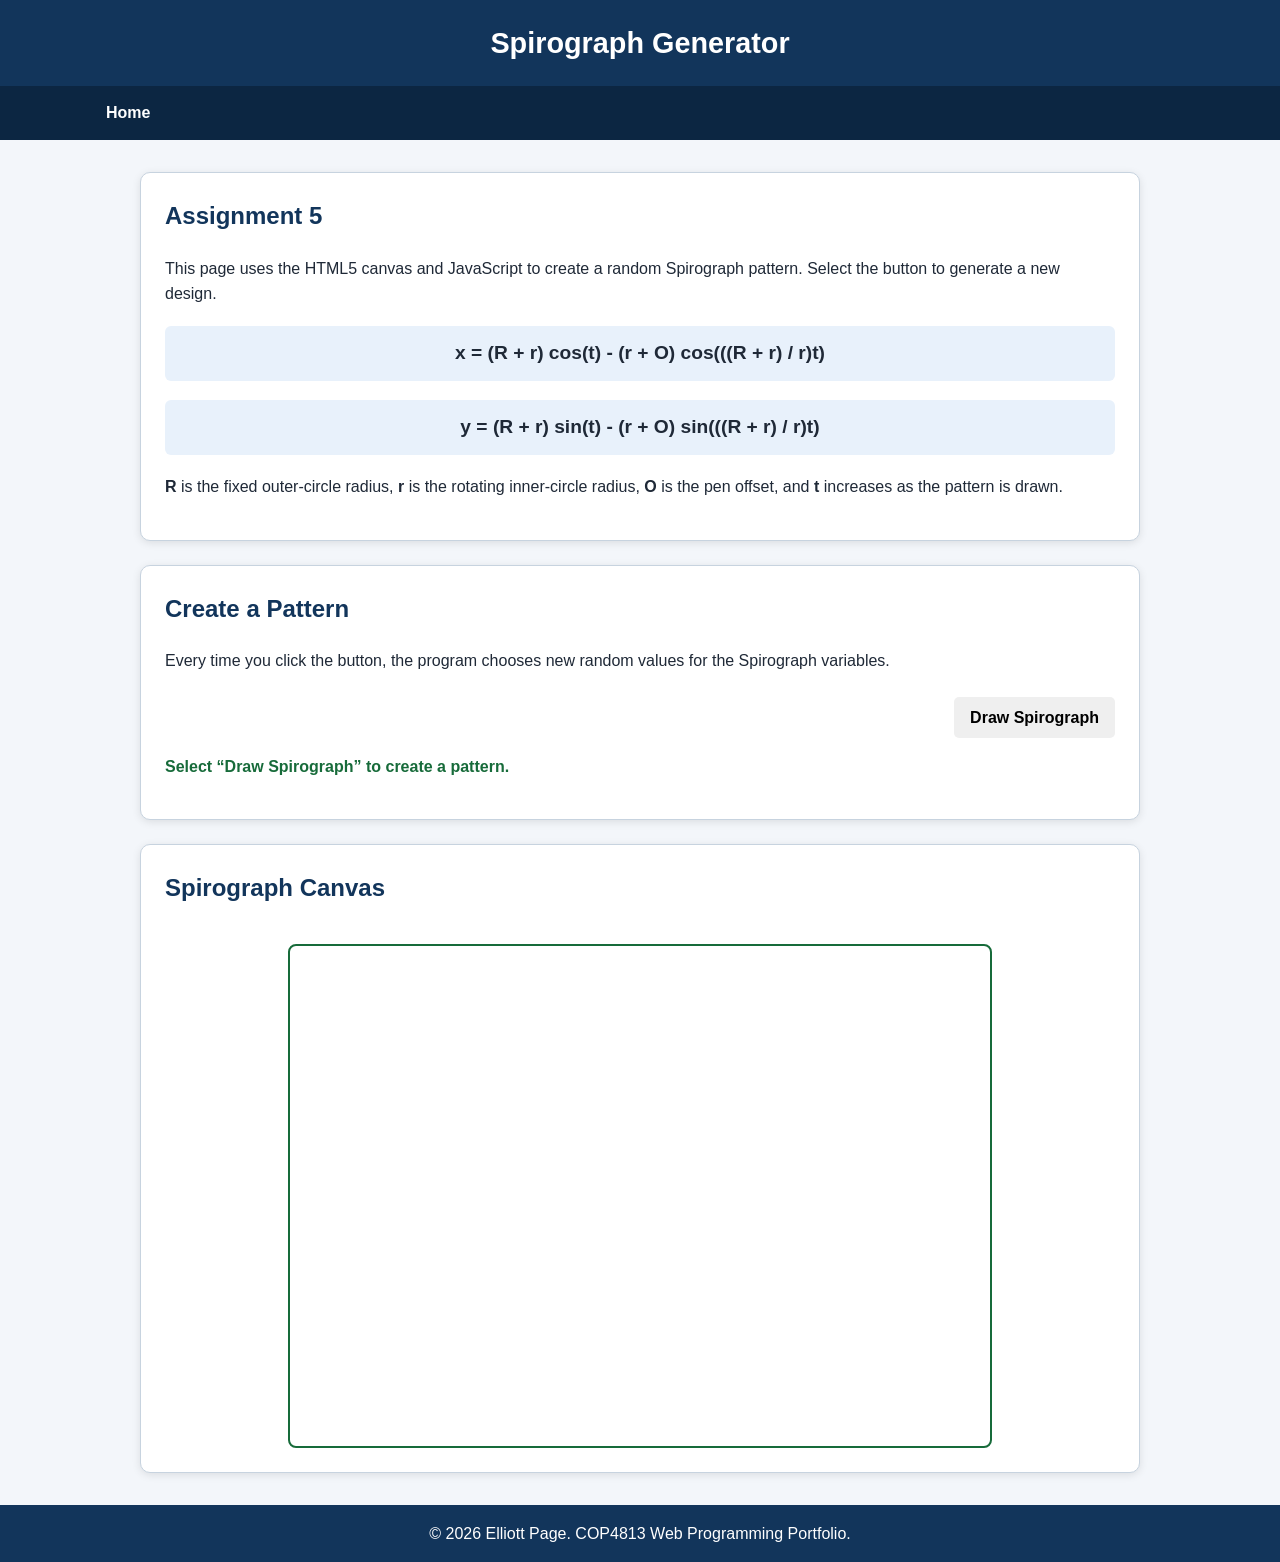
<file: assignment5/index.html>
<!DOCTYPE html>
<html lang="en">
<head>
    <meta charset="UTF-8">
    <meta name="viewport" content="width=device-width, initial-scale=1.0">

    <title>Spirograph Generator | Assignment 5</title>

    <link rel="stylesheet" href="../css/styles.css">
</head>

<body class="battery-page">
    <header class="site-header">
        <div class="container">
            <h1>Spirograph Generator</h1>
        </div>
    </header>

    <nav class="site-navigation" aria-label="Main navigation">
        <div class="container">
            <ul class="nav-list">
                <li><a href="../index.html">Home</a></li>
            </ul>
        </div>
    </nav>

    <main>
        <section class="card">
            <h2>Assignment 5</h2>

            <p>
                This page uses the HTML5 canvas and JavaScript to create a random
                Spirograph pattern. Select the button to generate a new design.
            </p>

            <p class="equation">
                x = (R + r) cos(t) - (r + O) cos(((R + r) / r)t)
            </p>

            <p class="equation">
                y = (R + r) sin(t) - (r + O) sin(((R + r) / r)t)
            </p>

            <p>
                <strong>R</strong> is the fixed outer-circle radius,
                <strong>r</strong> is the rotating inner-circle radius,
                <strong>O</strong> is the pen offset, and
                <strong>t</strong> increases as the pattern is drawn.
            </p>
        </section>

        <section class="card">
            <h2>Create a Pattern</h2>

            <p>
                Every time you click the button, the program chooses new random
                values for the Spirograph variables.
            </p>

            <div class="button-row">
                <button id="drawButton" type="button">
                    Draw Spirograph
                </button>
            </div>

            <p id="statusMessage" aria-live="polite">
                Select “Draw Spirograph” to create a pattern.
            </p>
        </section>

        <section class="card">
            <h2>Spirograph Canvas</h2>

            <div class="canvas-container">
                <canvas
                    id="spiroCanvas"
                    width="700"
                    height="500"
                    aria-label="A canvas where a randomly generated Spirograph pattern is drawn"
                >
                    Your browser does not support the HTML canvas element.
                </canvas>
            </div>
        </section>
    </main>

    <footer class="site-footer">
        <div class="container">
            <p>&copy; 2026 Elliott Page. COP4813 Web Programming Portfolio.</p>
        </div>
    </footer>

    <script src="script.js"></script>
</body>
</html>
</file>
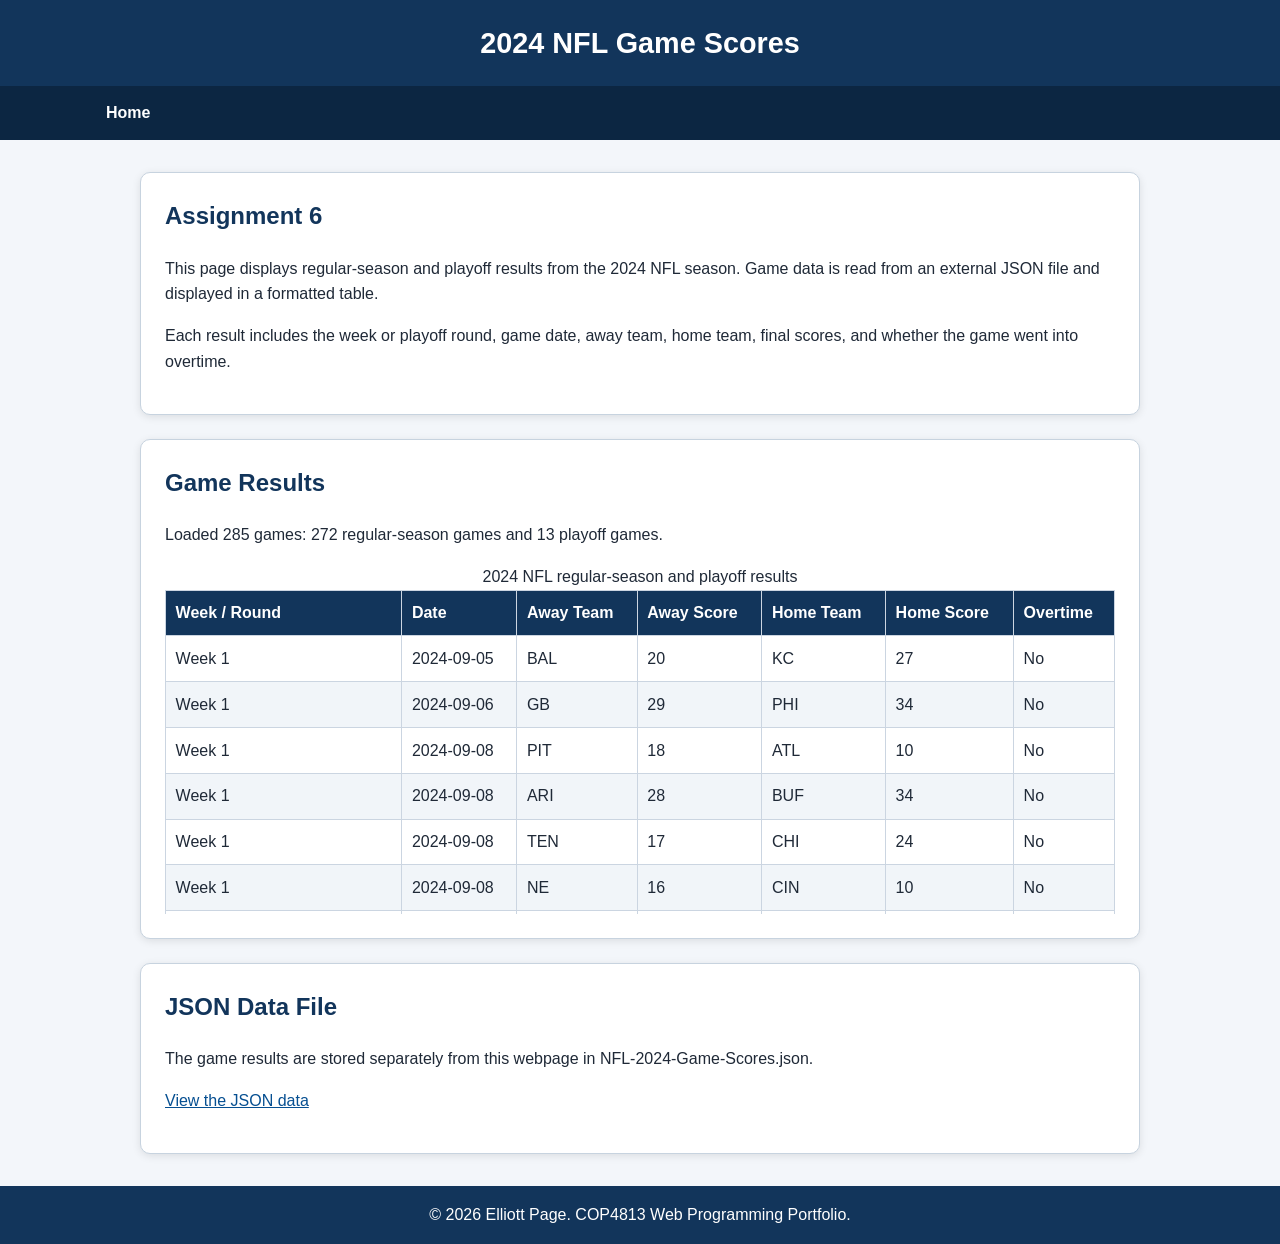
<file: assignment6/index.html>
<!DOCTYPE html>
<html lang="en">
<head>
    <meta charset="UTF-8">
    <meta name="viewport" content="width=device-width, initial-scale=1.0">

    <title>2024 NFL Game Scores | Assignment 6</title>

    <link rel="stylesheet" href="../css/styles.css">

    <script src="script.js" defer></script>
</head>

<body class="battery-page json-page">
    <header class="site-header">
        <div class="container">
            <h1>2024 NFL Game Scores</h1>
        </div>
    </header>

    <nav class="site-navigation" aria-label="Main navigation">
        <div class="container">
            <ul class="nav-list">
                <li><a href="../index.html">Home</a></li>
            </ul>
        </div>
    </nav>

    <main>
        <section class="card">
            <h2>Assignment 6</h2>

            <p>
                This page displays regular-season and playoff results from
                the 2024 NFL season. Game data is read from an external JSON
                file and displayed in a formatted table.
            </p>

            <p>
                Each result includes the week or playoff round, game date,
                away team, home team, final scores, and whether the game
                went into overtime.
            </p>
        </section>

        <section class="card">
            <h2>Game Results</h2>

            <p id="load-status" role="status">
                Loading game data…
            </p>

            <div class="table-container">
                <table id="scores-table" hidden>
                    <caption>
                        2024 NFL regular-season and playoff results
                    </caption>

                    <thead>
                        <tr>
                            <th scope="col">Week / Round</th>
                            <th scope="col">Date</th>
                            <th scope="col">Away Team</th>
                            <th scope="col">Away Score</th>
                            <th scope="col">Home Team</th>
                            <th scope="col">Home Score</th>
                            <th scope="col">Overtime</th>
                        </tr>
                    </thead>

                    <tbody id="scores-body"></tbody>
                </table>
            </div>
        </section>

        <section class="card">
            <h2>JSON Data File</h2>

            <p>
                The game results are stored separately from this webpage
                in NFL-2024-Game-Scores.json.
            </p>

            <p>
                <a href="NFL-2024-Game-Scores.json">View the JSON data</a>
            </p>
        </section>
    </main>

    <footer class="site-footer">
        <div class="container">
            <p>&copy; 2026 Elliott Page. COP4813 Web Programming Portfolio.</p>
        </div>
    </footer>
</body>
</html>
</file>
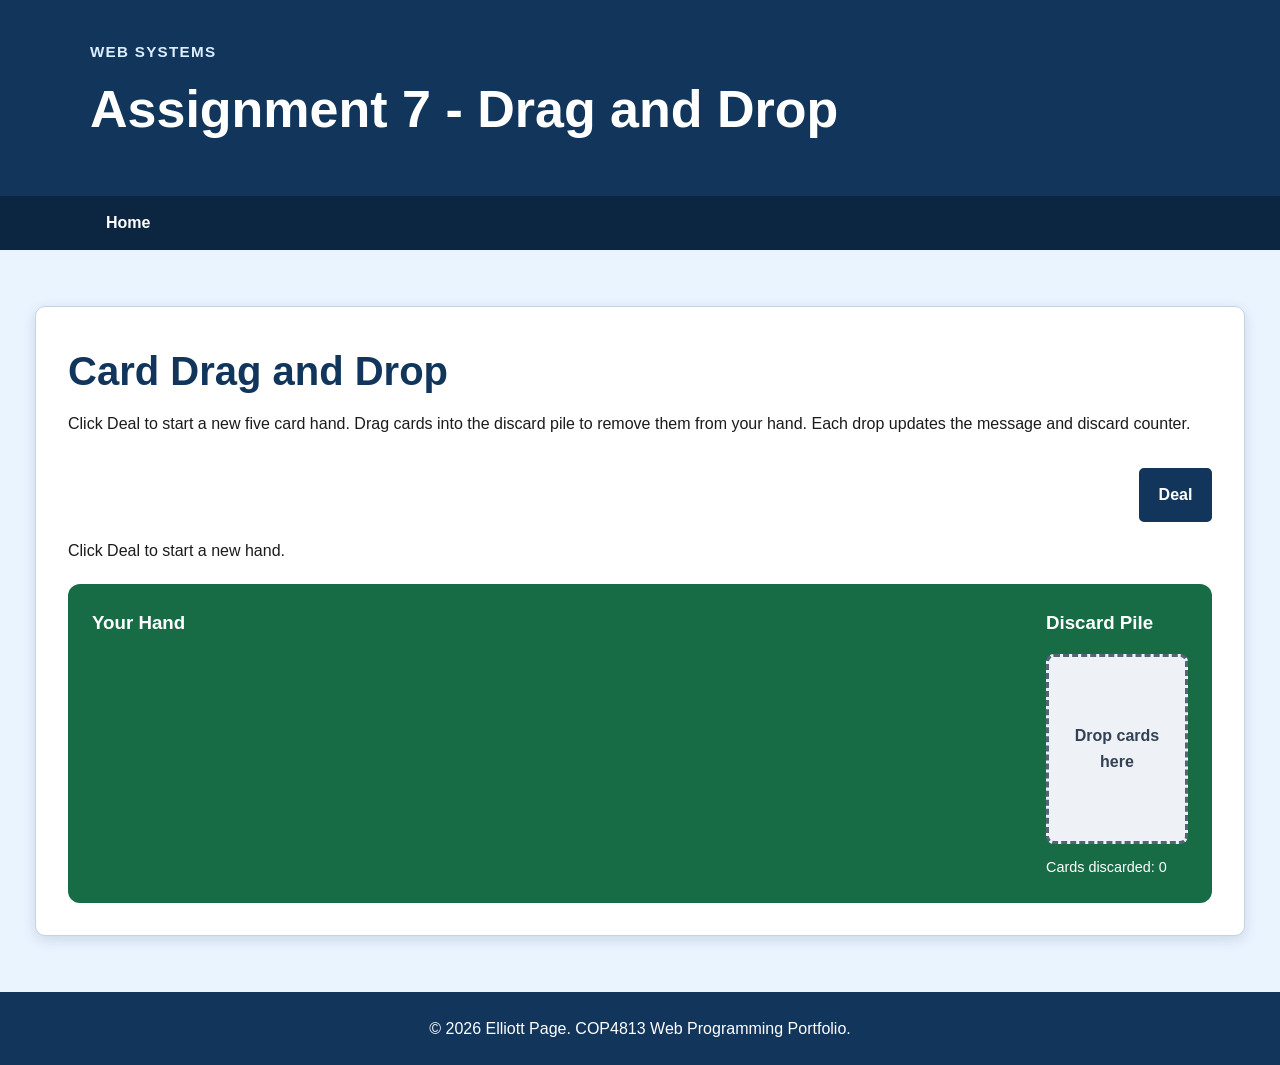
<file: assignment7/index.html>
<!DOCTYPE html>
<html lang="en">
<head>
    <meta charset="UTF-8">
    <meta name="viewport" content="width=device-width, initial-scale=1.0">

    <meta
        name="description"
        content="An interactive card-dealing and drag-and-drop demonstration."
    >

    <title>Assignment 7 - Drag and Drop | Web Systems</title>

    <link rel="stylesheet" href="../css/styles.css">
    <link rel="stylesheet" href="cards.css">
</head>

<body>
    <a class="skip-link" href="#main-content">
        Skip to main content
    </a>

    <header class="site-header">
        <div class="container">
            <p class="site-label">Web Systems</p>

            <h1>Assignment 7 - Drag and Drop</h1>

            
        </div>
    </header>

    <nav class="site-navigation" aria-label="Main navigation">
        <div class="container">
            <ul class="nav-list">
                <li><a href="../index.html">Home</a></li>
            </ul>
        </div>
    </nav>

    <main id="main-content" class="form-page">
        <div class="container">
            <section class="form-card" aria-labelledby="game-heading">
                <header class="form-header">
                    <h2 id="game-heading">Card Drag and Drop</h2>

                    <p>
                        Click Deal to start a new five card hand.
                        Drag cards into the discard pile to remove them
                        from your hand. Each drop updates the message
                        and discard counter.
                    </p>
                </header>

                <div class="button-row">
                    <button
                        id="deal-button"
                        type="button"
                        class="primary-button"
                    >
                        Deal
                    </button>
                </div>

                <p id="game-message" role="status">
                    Click Deal to start a new hand.
                </p>

                <div class="card-table">
                    <section
                        class="hand-section"
                        aria-labelledby="hand-heading"
                    >
                        <h3 id="hand-heading">Your Hand</h3>

                        <div id="player-hand" class="card-area"></div>
                    </section>

                    <section
                        class="discard-section"
                        aria-labelledby="discard-heading"
                    >
                        <h3 id="discard-heading">Discard Pile</h3>

                        <div
                            id="discard-pile"
                            class="discard-pile"
                            aria-labelledby="discard-heading"
                        >
                            <p id="discard-placeholder">
                                Drop cards here
                            </p>
                        </div>

                        <p class="discard-counter">
                            Cards discarded:
                            <span id="discard-count">0</span>
                        </p>
                    </section>
                </div>
            </section>
        </div>
    </main>

    <footer class="site-footer">
        <div class="container">
            <p>&copy; 2026 Elliott Page. COP4813 Web Programming Portfolio.</p>
        </div>
    </footer>

    <script src="script.js"></script>
</body>
</html>
</file>
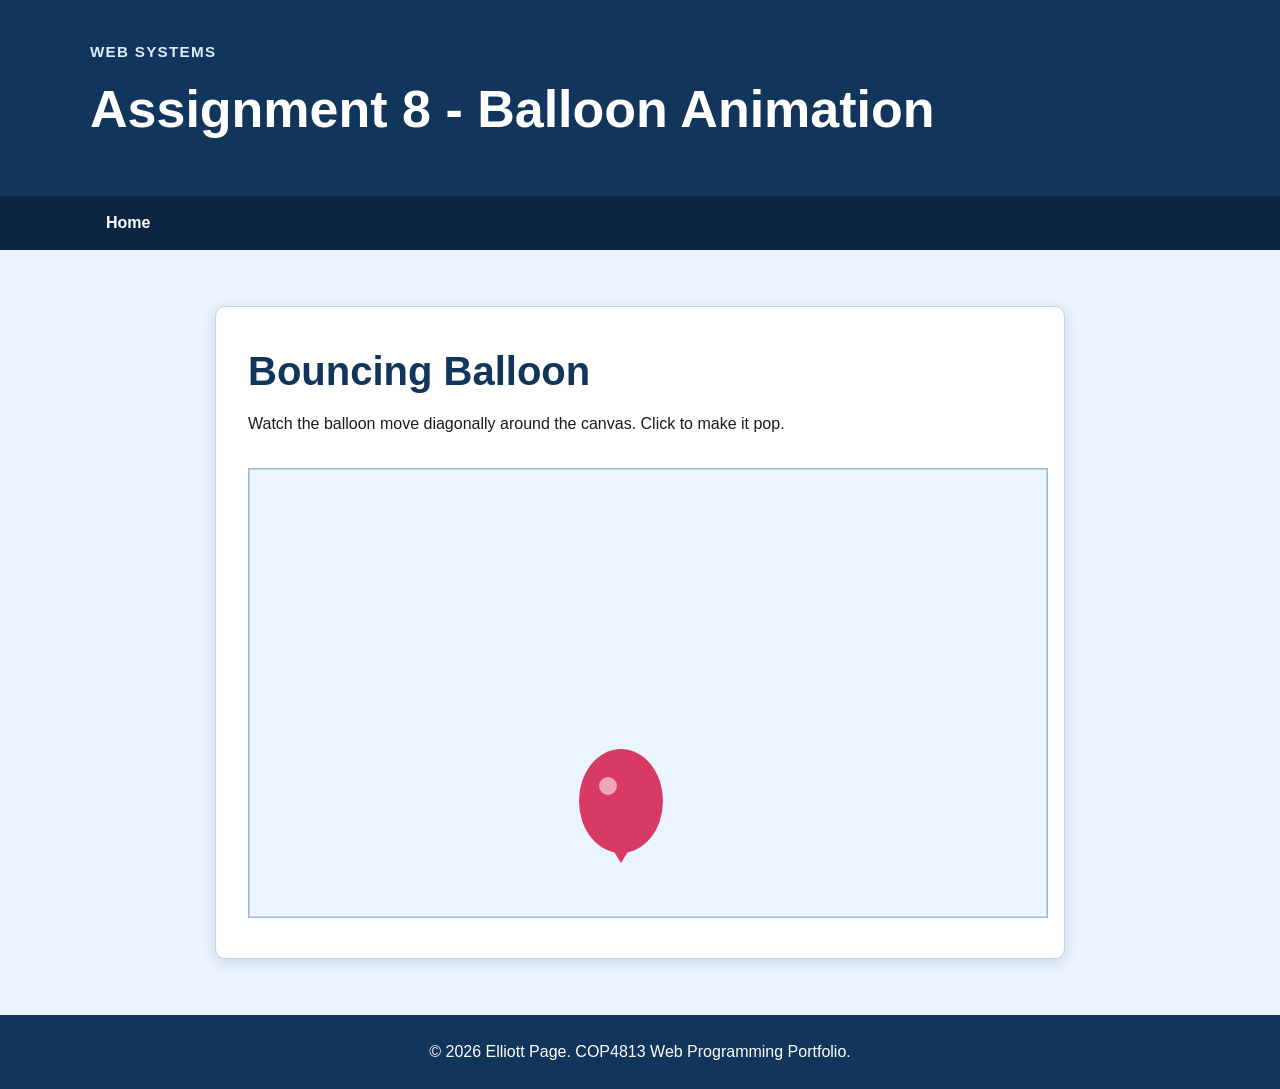
<file: assignment8/index.html>
<!DOCTYPE html>
<html lang="en">
<head>
    <meta charset="UTF-8">
    <meta name="viewport" content="width=device-width, initial-scale=1.0">

    <meta
        name="description"
        content="An interactive bouncing balloon canvas animation."
    >

    <title>Assignment 8 - Balloon Animation | Web Systems</title>

    <link rel="stylesheet" href="../css/styles.css">
</head>

<body>
    <a class="skip-link" href="#main-content">
        Skip to main content
    </a>

    <header class="site-header">
        <div class="container">
            <p class="site-label">Web Systems</p>

            <h1>Assignment 8 - Balloon Animation</h1>
        </div>
    </header>

    <nav class="site-navigation" aria-label="Main navigation">
        <div class="container">
            <ul class="nav-list">
                <li><a href="../index.html">Home</a></li>
            </ul>
        </div>
    </nav>

    <main id="main-content" class="form-page">
        <div class="container">
            <section class="form-card" aria-labelledby="balloon-heading">
                <header class="form-header">
                    <h2 id="balloon-heading">Bouncing Balloon</h2>

                    <p>
                        Watch the balloon move diagonally around the canvas. Click to make it pop.
                        
                    </p>
                </header>

                <canvas
                    id="balloon-canvas"
                    width="800"
                    height="450"
                    aria-label="An animated balloon moving around a rectangular canvas"
                >
                    Your browser does not support the canvas element.
                </canvas>

            </section>
        </div>
    </main>

    <footer class="site-footer">
        <div class="container">
            <p>&copy; 2026 Elliott Page. COP4813 Web Programming Portfolio.</p>
        </div>
    </footer>

    <script src="script.js"></script>
</body>
</html>
</file>
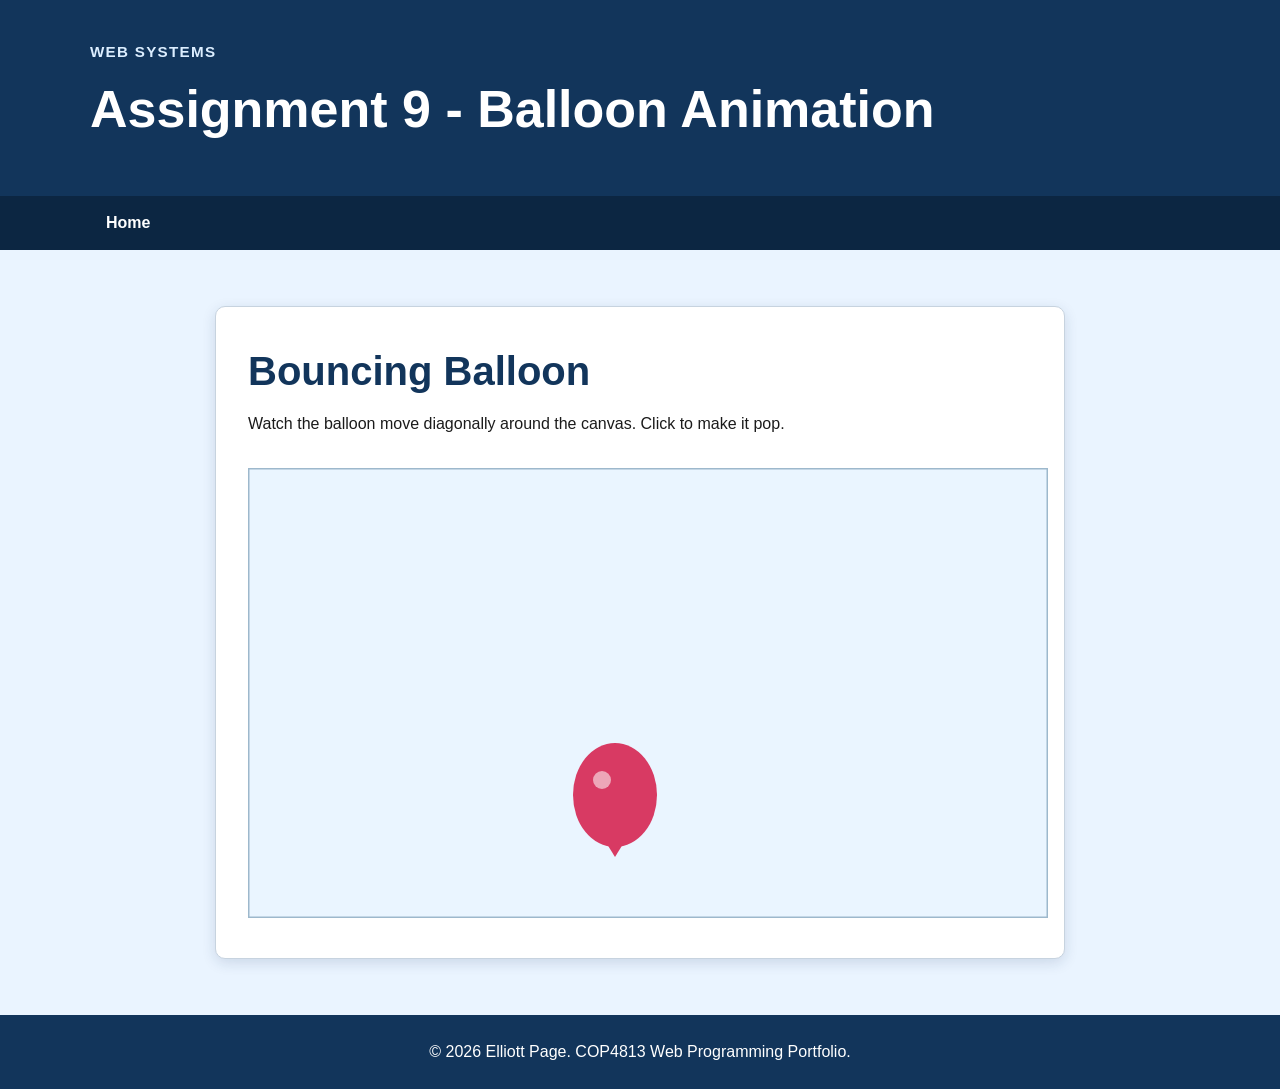
<file: assignment9/index.html>
<!DOCTYPE html>
<html lang="en">
<head>
    <meta charset="UTF-8">
    <meta name="viewport" content="width=device-width, initial-scale=1.0">

    <meta
        name="description"
        content="An interactive bouncing balloon canvas animation."
    >

    <title>Assignment 9 - Balloon Animation | Web Systems</title>

    <link rel="stylesheet" href="../css/styles.css">
</head>

<body>
    <a class="skip-link" href="#main-content">
        Skip to main content
    </a>

    <header class="site-header">
        <div class="container">
            <p class="site-label">Web Systems</p>

            <h1>Assignment 9 - Balloon Animation</h1>
        </div>
    </header>

    <nav class="site-navigation" aria-label="Main navigation">
        <div class="container">
            <ul class="nav-list">
                <li><a href="../index.html">Home</a></li>
            </ul>
        </div>
    </nav>

    <main id="main-content" class="form-page">
        <div class="container">
            <section class="form-card" aria-labelledby="balloon-heading">
                <header class="form-header">
                    <h2 id="balloon-heading">Bouncing Balloon</h2>

                    <p>
                        Watch the balloon move diagonally around the canvas. Click to make it pop.
                        
                    </p>
                </header>

                <canvas
                    id="balloon-canvas"
                    width="800"
                    height="450"
                    aria-label="An animated balloon moving around a rectangular canvas"
                >
                    Your browser does not support the canvas element.
                </canvas>

            </section>
        </div>
    </main>

    <footer class="site-footer">
        <div class="container">
            <p>&copy; 2026 Elliott Page. COP4813 Web Programming Portfolio.</p>
        </div>
    </footer>

    <script src="script.js"></script>
</body>
</html>
</file>
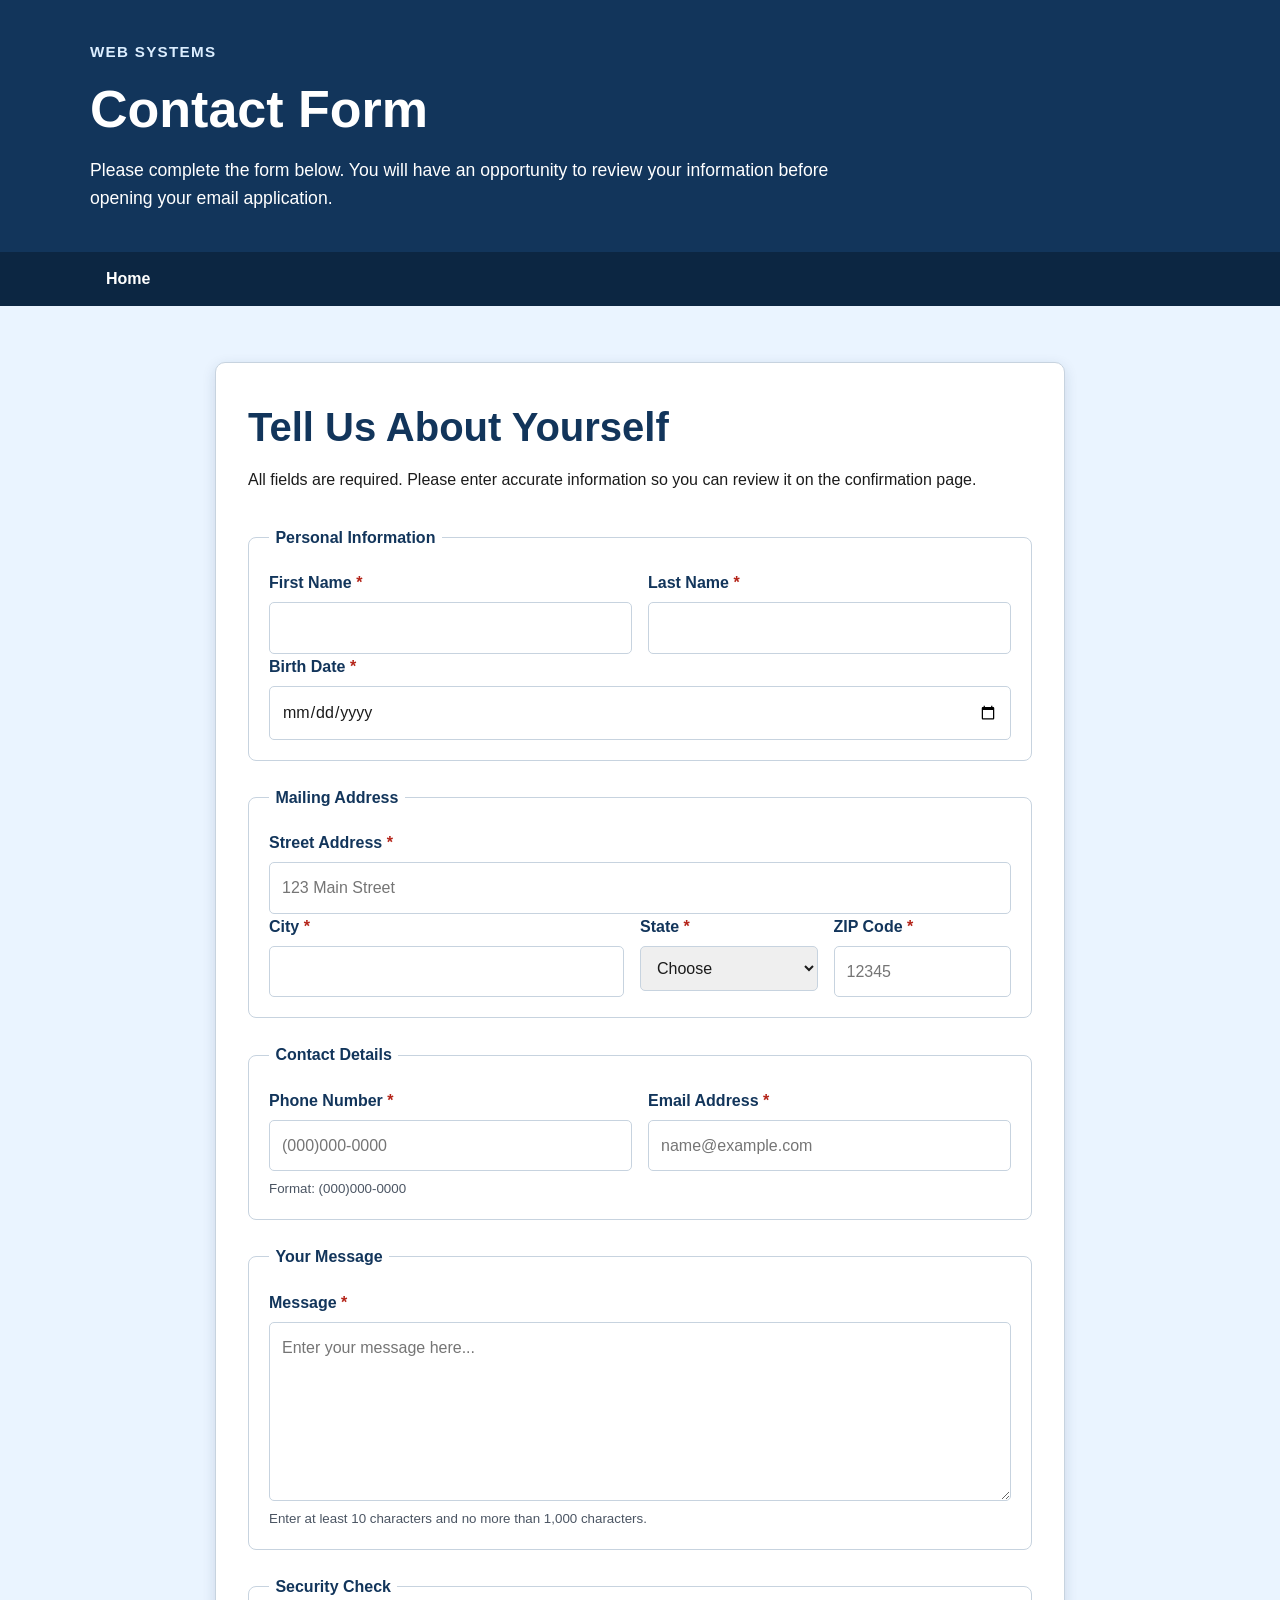
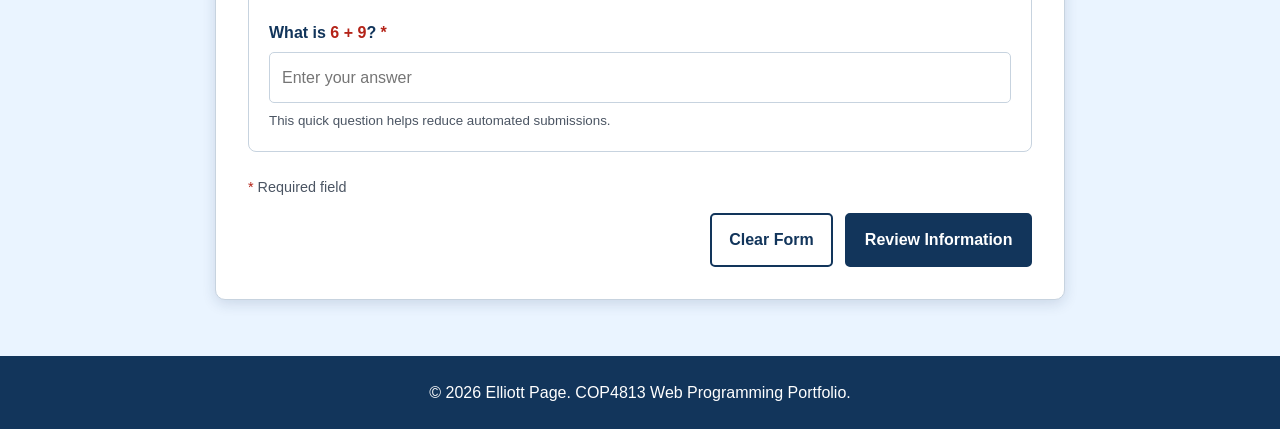
<file: contactform/index.html>
<!DOCTYPE html>
<html lang="en">
<head>
    <meta charset="UTF-8">
    <meta name="viewport" content="width=device-width, initial-scale=1.0">

    <meta
        name="description"
        content="A validated contact form with a confirmation page."
    >

    <title>Contact Form | Web Systems</title>

    <link rel="stylesheet" href="../css/styles.css">
</head>

<body>
    <a class="skip-link" href="#main-content">Skip to main content</a>

    <header class="site-header">
        <div class="container">
            <p class="site-label">Web Systems</p>
            <h1>Contact Form</h1>
            <p class="tagline">
                Please complete the form below. You will have an opportunity
                to review your information before opening your email application.
            </p>
        </div>
    </header>

    <nav class="site-navigation" aria-label="Main navigation">
        <div class="container">
            <ul class="nav-list">
                <li><a href="../index.html">Home</a></li>
            </ul>
        </div>
    </nav>

    <main id="main-content" class="form-page">
        <div class="container">
            <section class="form-card" aria-labelledby="form-heading">
                <header class="form-header">
                    <h2 id="form-heading">Tell Us About Yourself</h2>
                    <p>
                        All fields are required. Please enter accurate information
                        so you can review it on the confirmation page.
                    </p>
                </header>

                <form id="contactForm" class="contact-form" novalidate>
                    <fieldset>
                        <legend>Personal Information</legend>

                        <div class="form-grid two-columns">
                            <div class="form-group">
                                <label for="firstName">
                                    First Name <span aria-hidden="true">*</span>
                                </label>
                                <input
                                    type="text"
                                    id="firstName"
                                    name="firstName"
                                    autocomplete="given-name"
                                    required
                                    minlength="2"
                                    pattern="[A-Za-zÀ-ÿ' -]+"
                                    title="Enter a valid first name using letters, spaces, apostrophes, or hyphens."
                                >
                            </div>

                            <div class="form-group">
                                <label for="lastName">
                                    Last Name <span aria-hidden="true">*</span>
                                </label>
                                <input
                                    type="text"
                                    id="lastName"
                                    name="lastName"
                                    autocomplete="family-name"
                                    required
                                    minlength="2"
                                    pattern="[A-Za-zÀ-ÿ' -]+"
                                    title="Enter a valid last name using letters, spaces, apostrophes, or hyphens."
                                >
                            </div>
                        </div>

                        <div class="form-group">
                            <label for="birthDate">
                                Birth Date <span aria-hidden="true">*</span>
                            </label>
                            <input
                                type="date"
                                id="birthDate"
                                name="birthDate"
                                autocomplete="bday"
                                required
                            >
                        </div>
                    </fieldset>

                    <fieldset>
                        <legend>Mailing Address</legend>

                        <div class="form-group">
                            <label for="streetAddress">
                                Street Address <span aria-hidden="true">*</span>
                            </label>
                            <input
                                type="text"
                                id="streetAddress"
                                name="streetAddress"
                                autocomplete="street-address"
                                required
                                minlength="5"
                                placeholder="123 Main Street"
                            >
                        </div>

                        <div class="form-grid address-grid">
                            <div class="form-group">
                                <label for="city">
                                    City <span aria-hidden="true">*</span>
                                </label>
                                <input
                                    type="text"
                                    id="city"
                                    name="city"
                                    autocomplete="address-level2"
                                    required
                                    pattern="[A-Za-zÀ-ÿ' .-]+"
                                    title="Enter a valid city name."
                                >
                            </div>

                            <div class="form-group">
                                <label for="state">
                                    State <span aria-hidden="true">*</span>
                                </label>
                                <select
                                    id="state"
                                    name="state"
                                    autocomplete="address-level1"
                                    required
                                >
                                    <option value="">Choose</option>
                                    <option value="AL">AL</option>
                                    <option value="AK">AK</option>
                                    <option value="AZ">AZ</option>
                                    <option value="AR">AR</option>
                                    <option value="CA">CA</option>
                                    <option value="CO">CO</option>
                                    <option value="CT">CT</option>
                                    <option value="DE">DE</option>
                                    <option value="FL">FL</option>
                                    <option value="GA">GA</option>
                                    <option value="HI">HI</option>
                                    <option value="ID">ID</option>
                                    <option value="IL">IL</option>
                                    <option value="IN">IN</option>
                                    <option value="IA">IA</option>
                                    <option value="KS">KS</option>
                                    <option value="KY">KY</option>
                                    <option value="LA">LA</option>
                                    <option value="ME">ME</option>
                                    <option value="MD">MD</option>
                                    <option value="MA">MA</option>
                                    <option value="MI">MI</option>
                                    <option value="MN">MN</option>
                                    <option value="MS">MS</option>
                                    <option value="MO">MO</option>
                                    <option value="MT">MT</option>
                                    <option value="NE">NE</option>
                                    <option value="NV">NV</option>
                                    <option value="NH">NH</option>
                                    <option value="NJ">NJ</option>
                                    <option value="NM">NM</option>
                                    <option value="NY">NY</option>
                                    <option value="NC">NC</option>
                                    <option value="ND">ND</option>
                                    <option value="OH">OH</option>
                                    <option value="OK">OK</option>
                                    <option value="OR">OR</option>
                                    <option value="PA">PA</option>
                                    <option value="RI">RI</option>
                                    <option value="SC">SC</option>
                                    <option value="SD">SD</option>
                                    <option value="TN">TN</option>
                                    <option value="TX">TX</option>
                                    <option value="UT">UT</option>
                                    <option value="VT">VT</option>
                                    <option value="VA">VA</option>
                                    <option value="WA">WA</option>
                                    <option value="WV">WV</option>
                                    <option value="WI">WI</option>
                                    <option value="WY">WY</option>
                                </select>
                            </div>

                            <div class="form-group">
                                <label for="zip">
                                    ZIP Code <span aria-hidden="true">*</span>
                                </label>
                                <input
                                    type="text"
                                    id="zip"
                                    name="zip"
                                    autocomplete="postal-code"
                                    required
                                    inputmode="numeric"
                                    maxlength="10"
                                    placeholder="12345"
                                    pattern="\d{5}(-\d{4})?"
                                    title="Enter a ZIP code such as 32114 or 32114-1234."
                                >
                            </div>
                        </div>
                    </fieldset>

                    <fieldset>
                        <legend>Contact Details</legend>

                        <div class="form-grid two-columns">
                            <div class="form-group">
                                <label for="phone">
                                    Phone Number <span aria-hidden="true">*</span>
                                </label>
                                <input
                                    type="tel"
                                    id="phone"
                                    name="phone"
                                    autocomplete="tel"
                                    required
                                    inputmode="numeric"
                                    maxlength="13"
                                    placeholder="(000)000-0000"
                                    pattern="\(\d{3}\)\d{3}-\d{4}"
                                    title="Enter a 10-digit phone number in the format (000)000-0000."
                                >
                                <small>Format: (000)000-0000</small>
                            </div>

                            <div class="form-group">
                                <label for="email">
                                    Email Address <span aria-hidden="true">*</span>
                                </label>
                                <input
                                    type="email"
                                    id="email"
                                    name="email"
                                    autocomplete="email"
                                    required
                                    placeholder="name@example.com"
                                >
                            </div>
                        </div>
                    </fieldset>

                    <fieldset>
                        <legend>Your Message</legend>

                        <div class="form-group">
                            <label for="message">
                                Message <span aria-hidden="true">*</span>
                            </label>
                            <textarea
                                id="message"
                                name="message"
                                rows="6"
                                required
                                minlength="10"
                                maxlength="1000"
                                placeholder="Enter your message here..."
                            ></textarea>
                            <small>
                                Enter at least 10 characters and no more than
                                1,000 characters.
                            </small>
                        </div>
                    </fieldset>

                    <fieldset>
                        <legend>Security Check</legend>

                        <div class="form-group">
                            <label for="securityAnswer">
                                What is <span id="securityQuestion">7 + 5</span>?
                                <span aria-hidden="true">*</span>
                            </label>
                            <input
                                type="number"
                                id="securityAnswer"
                                name="securityAnswer"
                                required
                                inputmode="numeric"
                                placeholder="Enter your answer"
                            >
                            <small>
                                This quick question helps reduce automated submissions.
                            </small>
                        </div>
                    </fieldset>

                    <p class="required-note">
                        <span aria-hidden="true">*</span> Required field
                    </p>

                    <div class="button-row">
                        <button type="reset" class="secondary-button">
                            Clear Form
                        </button>

                        <button type="submit" class="primary-button">
                            Review Information
                        </button>
                    </div>
                </form>
            </section>
        </div>
    </main>

    <footer class="site-footer">
        <div class="container">
            <p>&copy; 2026 Elliott Page. COP4813 Web Programming Portfolio.</p>
        </div>
    </footer>

    <script src="form.js"></script>
</body>
</html>
</file>
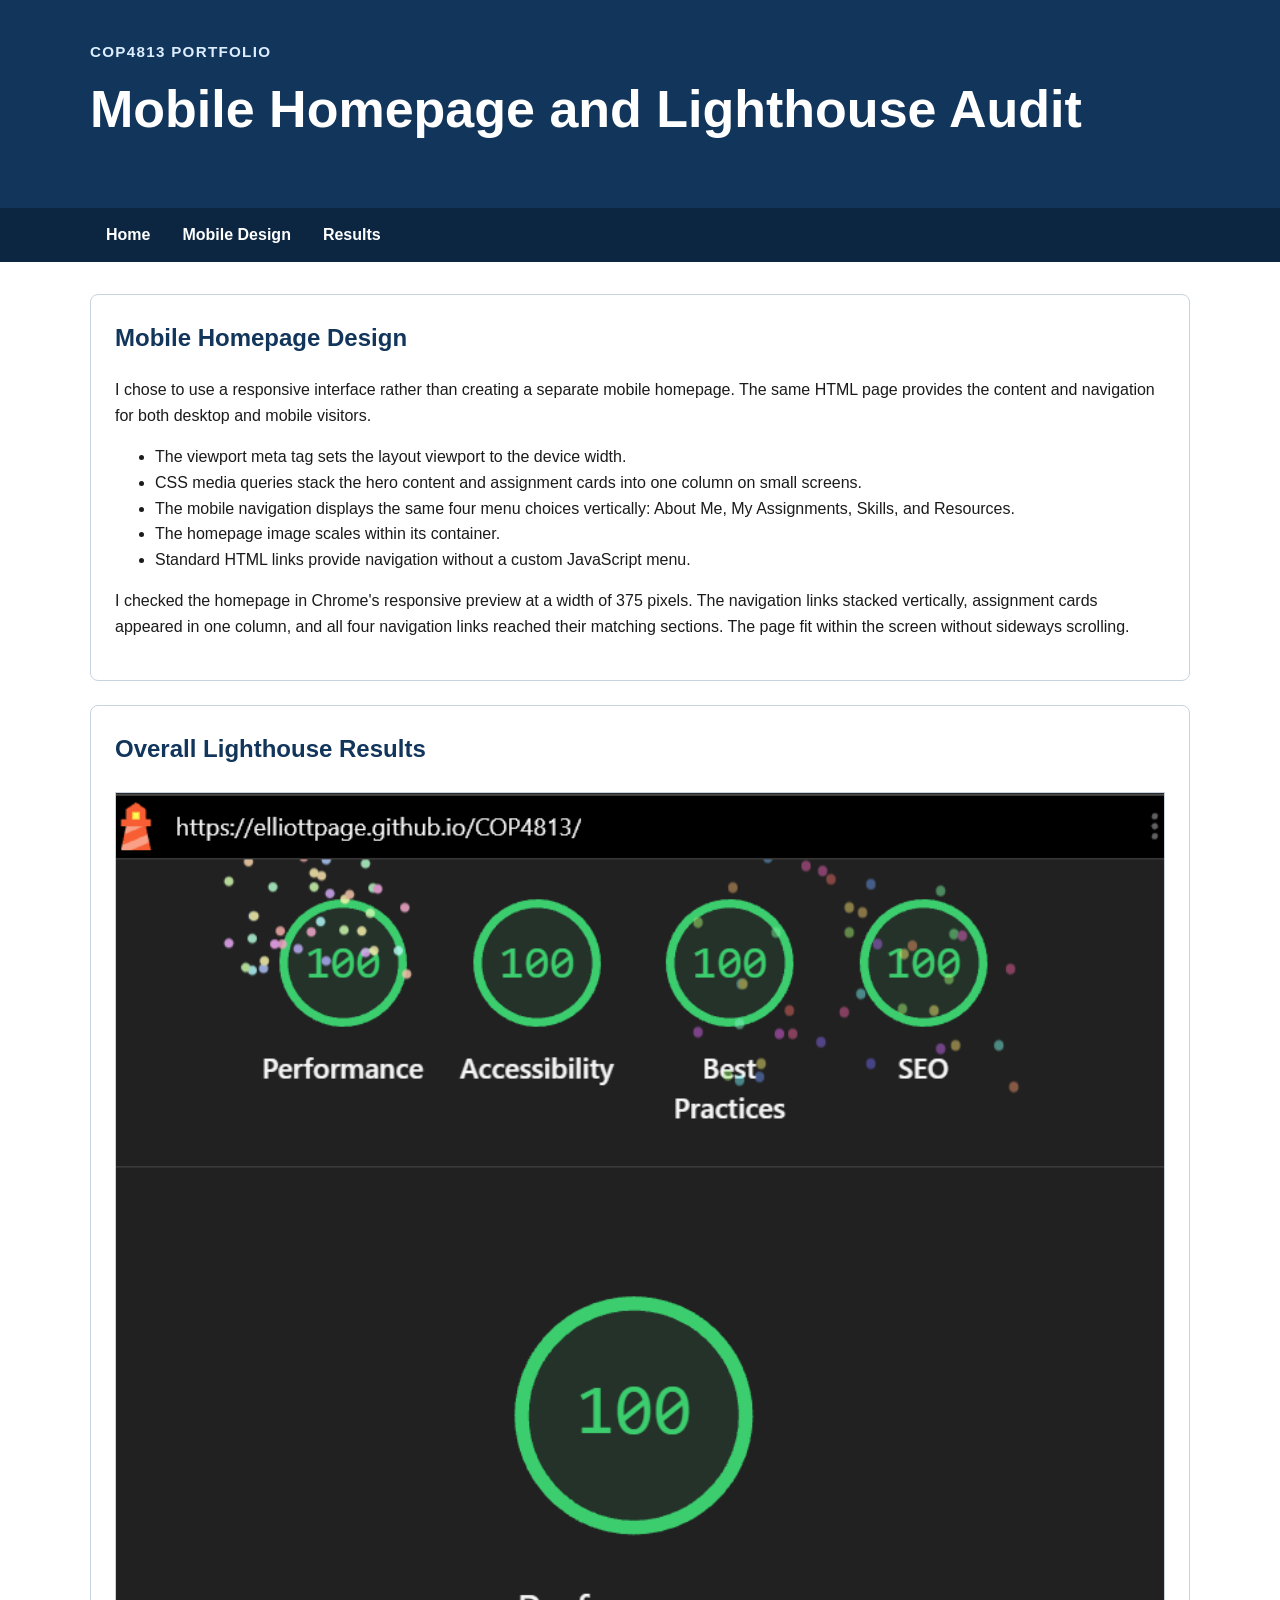
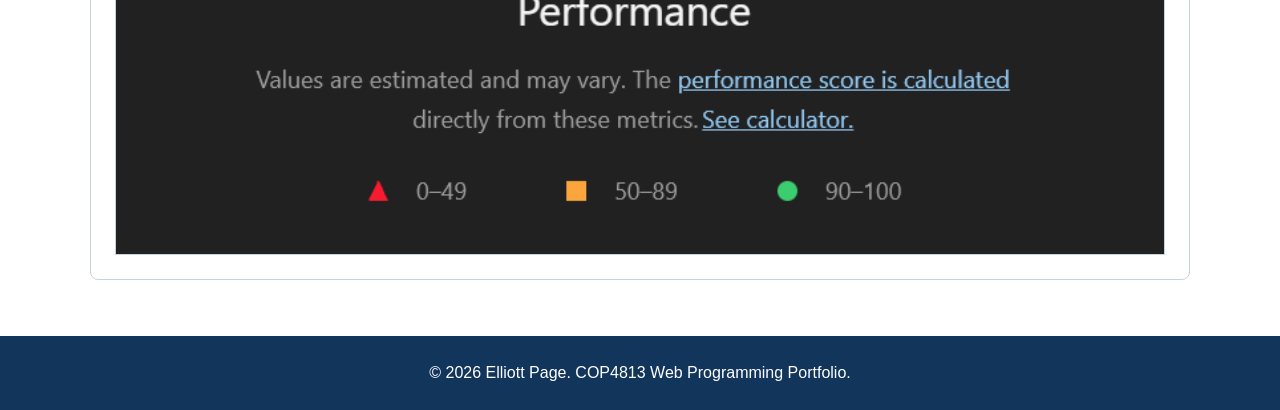
<file: audit.html>
<!DOCTYPE html>
<html lang="en">
<head>
    <meta charset="UTF-8">
    <meta name="viewport" content="width=device-width, initial-scale=1.0">

    <title>Mobile Homepage Audit | Elliott Page</title>

    <meta
        name="description"
        content="Mobile homepage and Lighthouse audit results
        for Elliott Page's COP4813 portfolio."
    >

    <link rel="stylesheet" href="css/styles.css">

    <style>
        .audit-content {
            padding: 2rem 0;
        }

        .audit-section {
            margin-bottom: 1.5rem;
            padding: 1.5rem;
            border: 1px solid var(--border);
            border-radius: 8px;
            overflow-wrap: anywhere;
        }

        .audit-section h2,
        .audit-section h3 {
            color: var(--navy);
        }

        .audit-section h2 {
            margin-top: 0;
        }

        .score-list {
            display: grid;
            grid-template-columns: repeat(4, minmax(0, 1fr));
            gap: 1rem;
            margin: 1rem 0;
        }

        .score-list > div {
            padding: 1rem;
            background-color: var(--light-blue);
            border: 1px solid var(--border);
            border-radius: 6px;
            text-align: center;
        }

        .score-list dt {
            font-weight: bold;
        }

        .score-list dd {
            margin: 0.5rem 0 0;
            color: var(--navy);
            font-size: 2rem;
            font-weight: bold;
        }

        .audit-figure {
            margin: 1.5rem 0 0;
        }

        .audit-figure img {
            display: block;
            width: 100%;
            height: auto;
            border: 1px solid var(--border);
        }

        .audit-figure figcaption {
            margin-top: 0.75rem;
        }

        @media (max-width: 700px) {
            .score-list {
                grid-template-columns: repeat(2, minmax(0, 1fr));
            }

            .audit-section {
                padding: 1rem;
            }
        }
    </style>
</head>

<body>
    <a class="skip-link" href="#main-content">Skip to main content</a>

    <header class="site-header">
        <div class="container">
            <p class="site-label">COP4813 Portfolio</p>
            <h1>Mobile Homepage and Lighthouse Audit</h1>
           
            </p>
        </div>
    </header>

    <nav class="site-navigation" aria-label="Audit page navigation">
        <div class="container">
            <ul class="nav-list">
                <li><a href="index.html">Home</a></li>
                <li><a href="#mobiledesign">Mobile Design</a></li>
                <li><a href="#results">Results</a></li>
            </ul>
        </div>
    </nav>

    <main id="main-content" class="audit-content">
        <div class="container">

            <section id="mobiledesign" class="audit-section">
                <h2>Mobile Homepage Design</h2>

                <p>
                    I chose to use a responsive interface rather than creating
                    a separate mobile homepage. The same HTML page
                    provides the content and navigation for both
                    desktop and mobile visitors.
                </p>

                <ul>
                    <li>
                        The viewport meta tag sets the layout viewport
                        to the device width.
                    </li>
                    <li>
                        CSS media queries stack the hero content and
                        assignment cards into one column on small screens.
                    </li>
                    <li>
                        The mobile navigation displays the same four
                        menu choices vertically: About Me, My Assignments,
                        Skills, and Resources.
                    </li>
                    <li>
                        The homepage image scales within its container.
                    </li>
                    <li>
                        Standard HTML links provide navigation without
                        a custom JavaScript menu.
                    </li>
                </ul>

               

                <p>
                    I checked the homepage in Chrome's responsive
                    preview at a width of 375 pixels. The navigation
                    links stacked vertically, assignment cards appeared
                    in one column, and all four navigation links
                    reached their matching sections. The page fit
                    within the screen without sideways scrolling.
                </p>

                
            </section>

            <section id="results" class="audit-section">
                <h2>Overall Lighthouse Results</h2>
                <figure class="audit-figure">
                    <img
                        src="images/lighthouse-overall.png"
                        alt="Lighthouse results showing scores of 100 for
                        Performance, Accessibility, Best Practices, and SEO."
                    >
                   
                </figure>
            </section>

           

        </div>
    </main>

    <footer class="site-footer">
        <div class="container">
            <p>
                &copy; 2026 Elliott Page.
                COP4813 Web Programming Portfolio.
            </p>
        </div>
    </footer>
</body>
</html>
</file>
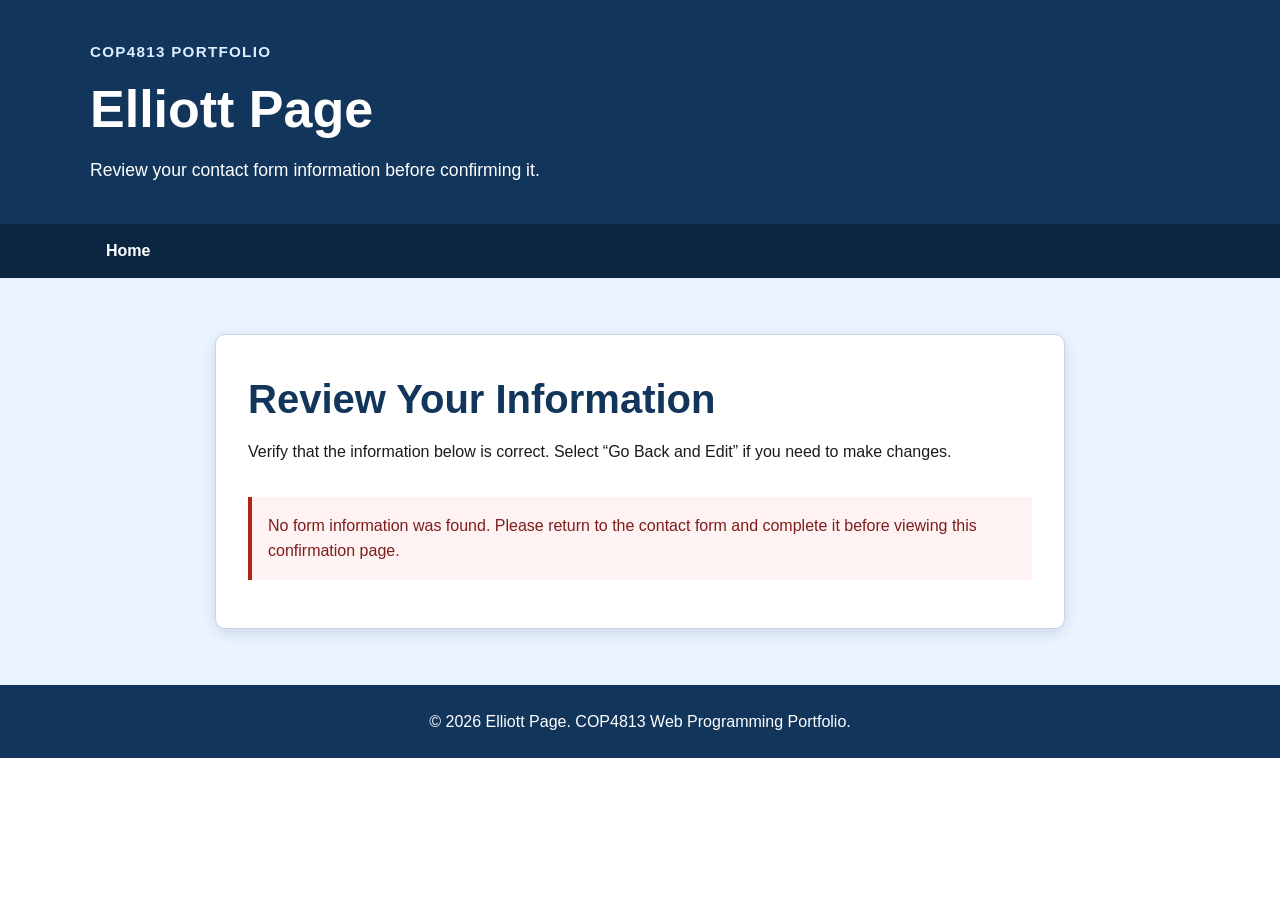
<file: contactform/confirm.html>
<!DOCTYPE html>
<html lang="en">
<head>
    <meta charset="UTF-8">
    <meta name="viewport" content="width=device-width, initial-scale=1.0">

    <meta
        name="description"
        content="Review and confirm your contact form information."
    >

    <title>Confirm Information | Elliott Page Portfolio</title>

    <link rel="stylesheet" href="../css/styles.css">
</head>

<body>
    <a class="skip-link" href="#main-content">
        Skip to main content
    </a>

    <header class="site-header">
        <div class="container">
            <p class="site-label">COP4813 Portfolio</p>
            <h1>Elliott Page</h1>
            <p class="tagline">
                Review your contact form information before confirming it.
            </p>
        </div>
    </header>

    <nav class="site-navigation" aria-label="Primary navigation">
        <div class="container">
            <ul class="nav-list">
                <li><a href="../index.html">Home</a></li>
            </ul>
        </div>
    </nav>

    <main id="main-content" class="form-page">
        <div class="container">
            <section class="form-card" aria-labelledby="confirmation-heading">
                <header class="form-header">
                    <h2 id="confirmation-heading">Review Your Information</h2>
                    <p>
                        Verify that the information below is correct. Select
                        “Go Back and Edit” if you need to make changes.
                    </p>
                </header>

                <div id="confirmationContent">
                    <dl class="review-list">
                        <div>
                            <dt>Name</dt>
                            <dd id="reviewName"></dd>
                        </div>

                        <div>
                            <dt>Mailing Address</dt>
                            <dd id="reviewAddress"></dd>
                        </div>

                        <div>
                            <dt>Phone Number</dt>
                            <dd id="reviewPhone"></dd>
                        </div>

                        <div>
                            <dt>Email Address</dt>
                            <dd id="reviewEmail"></dd>
                        </div>

                        <div>
                            <dt>Birth Date</dt>
                            <dd id="reviewBirthDate"></dd>
                        </div>

                        <div>
                            <dt>Message</dt>
                            <dd id="reviewMessage" class="message-review"></dd>
                        </div>
                    </dl>

                    <div class="button-row">
                        <button
                            id="editButton"
                            type="button"
                            class="secondary-button"
                        >
                            Go Back and Edit
                        </button>

                        <button
                            id="confirmButton"
                            type="button"
                            class="primary-button"
                        >
                            Confirm and Open Email
                        </button>
                    </div>
                </div>

                <p id="missingDataMessage" class="error-message" hidden>
                    No form information was found. Please return to the contact
                    form and complete it before viewing this confirmation page.
                </p>
            </section>
        </div>
    </main>

    <footer class="site-footer">
        <div class="container">
            <p>&copy; 2026 Elliott Page. COP4813 Web Programming Portfolio.</p>
        </div>
    </footer>

    <script src="confirm.js"></script>
</body>
</html>
</file>
<file: css/styles.css>
:root {
    --navy: #12355b;
    --blue: #1d5d9b;
    --light-blue: #eaf4ff;
    --dark-text: #1b1b1b;
    --white: #ffffff;
    --border: #c7d3df;
    --focus: #ffbf00;
}

* {
    box-sizing: border-box;
}

html {
    scroll-behavior: smooth;
}

body {
    margin: 0;
    background-color: var(--white);
    color: var(--dark-text);
    font-family: Arial, Helvetica, sans-serif;
    font-size: 1rem;
    line-height: 1.6;
}

.container {
    width: min(1100px, 92%);
    margin: 0 auto;
}

.skip-link {
    position: absolute;
    top: -60px;
    left: 1rem;
    z-index: 100;
    padding: 0.75rem 1rem;
    background-color: var(--white);
    color: var(--navy);
    border: 2px solid var(--navy);
    font-weight: bold;
}

.skip-link:focus {
    top: 1rem;
}

.site-header {
    padding: 2.5rem 0;
    background-color: var(--navy);
    color: var(--white);
}

.site-label {
    margin: 0;
    color: #dceeff;
    font-size: 0.95rem;
    font-weight: bold;
    letter-spacing: 0.08rem;
    text-transform: uppercase;
}

.site-header h1 {
    margin: 0.25rem 0;
    font-size: clamp(2rem, 5vw, 3.25rem);
}

.tagline {
    max-width: 48rem;
    margin: 0;
    font-size: 1.1rem;
}

.site-navigation {
    position: sticky;
    top: 0;
    z-index: 10;
    background-color: #0c2642;
}

.nav-list {
    display: flex;
    flex-wrap: wrap;
    margin: 0;
    padding: 0;
    list-style: none;
}

.nav-list a {
    display: block;
    padding: 0.9rem 1rem;
    color: var(--white);
    font-weight: bold;
    text-decoration: none;
}

.nav-list a:hover,
.nav-list a:focus {
    background-color: var(--blue);
    text-decoration: underline;
}

.hero {
    padding: 4rem 0;
    background-color: var(--light-blue);
}

.hero-layout {
    display: grid;
    grid-template-columns: 2fr 1fr;
    gap: 2rem;
    align-items: center;
}

.hero h2,
.section h2 {
    margin-top: 0;
    color: var(--navy);
    font-size: clamp(1.7rem, 4vw, 2.3rem);
}

.profile-image {
    width: 100%;
    max-width: 330px;
    justify-self: center;
    border: 5px solid var(--white);
    border-radius: 12px;
    box-shadow: 0 3px 12px rgba(0, 0, 0, 0.2);
}

.button {
    display: inline-block;
    margin-top: 0.75rem;
    padding: 0.75rem 1.1rem;
    background-color: var(--navy);
    color: var(--white);
    border: 2px solid var(--navy);
    border-radius: 5px;
    font-weight: bold;
    text-decoration: none;
}

.button:hover,
.button:focus {
    background-color: var(--white);
    color: var(--navy);
}

.section {
    padding: 3.5rem 0;
}

.section-alt {
    background-color: #f4f7fa;
}

.card-grid {
    display: grid;
    grid-template-columns: repeat(3, 1fr);
    gap: 1.25rem;
}

.card {
    padding: 1.5rem;
    background-color: var(--white);
    border: 1px solid var(--border);
    border-radius: 8px;
}

.card h3 {
    margin-top: 0;
    color: var(--navy);
}

.skills-list,
.resource-list {
    padding-left: 1.25rem;
}

a {
    color: #064f91;
}

a:hover {
    color: #003766;
}

a:focus {
    outline: 3px solid var(--focus);
    outline-offset: 3px;
}

.site-footer {
    padding: 1.5rem 0;
    background-color: var(--navy);
    color: var(--white);
    text-align: center;
}

.site-footer p {
    margin: 0;
}

/* Contact Form Styles */

.form-page {
    padding: 3.5rem 0;
    background-color: var(--light-blue);
}

.form-card {
    max-width: 850px;
    margin: 0 auto;
    padding: 2rem;
    background-color: var(--white);
    border: 1px solid var(--border);
    border-radius: 10px;
    box-shadow: 0 4px 14px rgba(18, 53, 91, 0.14);
}

.form-header {
    margin-bottom: 2rem;
}

.form-header h2 {
    margin: 0 0 0.5rem;
    color: var(--navy);
    font-size: clamp(1.8rem, 4vw, 2.5rem);
}

.form-header p {
    margin: 0;
}

.contact-form fieldset {
    margin: 0 0 1.5rem;
    padding: 1.25rem;
    border: 1px solid var(--border);
    border-radius: 8px;
}

.contact-form legend {
    padding: 0 0.4rem;
    color: var(--navy);
    font-weight: bold;
}

.form-grid {
    display: grid;
    gap: 1rem;
}

.two-columns {
    grid-template-columns: repeat(2, minmax(0, 1fr));
}

.address-grid {
    grid-template-columns: 2fr 1fr 1fr;
}

.form-group {
    display: flex;
    flex-direction: column;
    gap: 0.4rem;
}

.contact-form label {
    color: var(--navy);
    font-weight: bold;
}

.contact-form input,
.contact-form select,
.contact-form textarea {
    width: 100%;
    padding: 0.75rem;
    border: 1px solid var(--border);
    border-radius: 5px;
    color: var(--dark-text);
    font: inherit;
}

.contact-form textarea {
    min-height: 140px;
    resize: vertical;
}

.contact-form input:focus,
.contact-form select:focus,
.contact-form textarea:focus {
    outline: 3px solid rgba(255, 191, 0, 0.35);
    outline-offset: 1px;
    border-color: var(--navy);
}

.contact-form small {
    color: #4b5563;
}

.required-note {
    color: #4b5563;
    font-size: 0.9rem;
}

.required-note span,
.contact-form label span {
    color: #b42318;
}

.button-row {
    display: flex;
    flex-wrap: wrap;
    gap: 0.75rem;
    justify-content: flex-end;
}

.primary-button,
.secondary-button {
    padding: 0.75rem 1.1rem;
    border-radius: 5px;
    cursor: pointer;
    font: inherit;
    font-weight: bold;
}

.primary-button {
    border: 2px solid var(--navy);
    background-color: var(--navy);
    color: var(--white);
}

.primary-button:hover,
.primary-button:focus {
    background-color: #0c2642;
}

.secondary-button {
    border: 2px solid var(--navy);
    background-color: var(--white);
    color: var(--navy);
}

.secondary-button:hover,
.secondary-button:focus {
    background-color: var(--light-blue);
}

.review-list {
    margin: 0 0 2rem;
}

.review-list > div {
    display: grid;
    grid-template-columns: 180px 1fr;
    gap: 1rem;
    padding: 1rem 0;
    border-bottom: 1px solid var(--border);
}

.review-list > div:first-child {
    border-top: 1px solid var(--border);
}

.review-list dt {
    color: var(--navy);
    font-weight: bold;
}

.review-list dd {
    margin: 0;
    overflow-wrap: anywhere;
}

.message-review {
    white-space: pre-wrap;
}

.error-message {
    padding: 1rem;
    border-left: 4px solid #b42318;
    color: #7f1d1d;
    background-color: #fef2f2;
}

/* Mobile Styles */

@media (max-width: 700px) {
    .hero-layout,
    .card-grid,
    .two-columns,
    .address-grid,
    .review-list > div {
        grid-template-columns: 1fr;
    }

    .site-navigation {
        position: static;
    }

    .nav-list {
        flex-direction: column;
    }

    .profile-image {
        max-width: 280px;
    }

    .button-row {
        justify-content: stretch;
    }

    .primary-button,
    .secondary-button {
        width: 100%;
    }
}

/* Assignment 4: Battery Charge Decay Calculator */

.battery-page {
    margin: 0;
    font-family: Arial, Helvetica, sans-serif;
    line-height: 1.6;
    color: #1f2937;
    background-color: #f3f6fa;
}

.battery-page * {
    box-sizing: border-box;
}

.battery-page header {
    padding: 1.25rem;
    color: white;
    text-align: center;
    background-color: #12355b;
}

.battery-page header h1 {
    margin: 0;
    font-size: 1.8rem;
}

/* Remove the gap above the Home navigation bar. */

.battery-page nav {
    margin-top: 0;
}

.battery-page nav a {
    color: white;
    font-weight: bold;
}

.battery-page main {
    width: min(100% - 2rem, 1000px);
    margin: 2rem auto;
}

.battery-page .card {
    padding: 1.5rem;
    margin-bottom: 1.5rem;
    background-color: white;
    border-radius: 10px;
    box-shadow: 0 2px 8px rgba(0, 0, 0, 0.1);
}

.battery-page h2 {
    margin-top: 0;
    color: #12355b;
}

.battery-page .equation {
    padding: 0.75rem;
    font-size: 1.2rem;
    font-weight: bold;
    text-align: center;
    background-color: #e8f1fb;
    border-radius: 6px;
}

.battery-page .input-grid {
    display: grid;
    grid-template-columns: repeat(auto-fit, minmax(220px, 1fr));
    gap: 1rem;
}

.battery-page label {
    display: block;
    margin-bottom: 0.35rem;
    font-weight: bold;
}

.battery-page input {
    width: 100%;
    padding: 0.65rem;
    font-size: 1rem;
    border: 1px solid #9ca3af;
    border-radius: 5px;
}

.battery-page .button-row {
    display: flex;
    flex-wrap: wrap;
    gap: 0.75rem;
    margin-top: 1.5rem;
}

.battery-page button {
    padding: 0.7rem 1rem;
    font-size: 1rem;
    font-weight: bold;
    cursor: pointer;
    border: none;
    border-radius: 5px;
}

.battery-page button[type="submit"] {
    color: white;
    background-color: #176b3a;
}

.battery-page button[type="submit"]:hover {
    background-color: #0f4d29;
}

.battery-page button[type="reset"] {
    color: #1f2937;
    background-color: #d9e1e8;
}

.battery-page button[type="reset"]:hover {
    background-color: #bdc8d3;
}

.battery-page .error-message {
    color: #b91c1c;
    font-weight: bold;
}

.battery-page .table-container {
    max-height: 350px;
    margin-top: 1rem;
    overflow-y: auto;
}

.battery-page table {
    width: 100%;
    border-collapse: collapse;
}

.battery-page th,
.battery-page td {
    padding: 0.6rem;
    text-align: left;
    border: 1px solid #cbd5e1;
}

.battery-page th {
    color: white;
    background-color: #12355b;
}

.battery-page tr:nth-child(even) {
    background-color: #f1f5f9;
}

.battery-page .chart-container {
    position: relative;
    height: 450px;
    max-width: 900px;
}

.battery-page footer {
    padding: 1rem;
    color: white;
    text-align: center;
    background-color: #12355b;
}

@media (max-width: 600px) {
    .battery-page main {
        width: min(100% - 1rem, 1000px);
        margin: 1rem auto;
    }

    .battery-page .card {
        padding: 1rem;
    }

    .battery-page .chart-container {
        height: 320px;
    }

    .battery-page .chart-container canvas {
        display: block;
        width: 100% !important;
        height: 100% !important;
    }

    .battery-page .table-container {
        width: 100%;
        overflow-x: auto;
    }
}

/* Assignment 5: Spirograph */

.canvas-container {
    width: 100%;
    overflow-x: auto;
    text-align: center;
}

#spiroCanvas {
    display: block;
    max-width: 100%;
    height: auto;
    margin: 1rem auto 0;
    background-color: #ffffff;
    border: 2px solid #176b3a;
    border-radius: 8px;
}

#statusMessage {
    margin-top: 1rem;
    font-weight: bold;
    color: #176b3a;
}

/* Mobile homepage refinements */

.hero-layout > *,
.card-grid > * {
    min-width: 0;
}

.card,
.resource-list {
    overflow-wrap: anywhere;
}

.profile-image {
    display: block;
    height: auto;
}

/* Keep navigation text white when hovered or focused. */

.nav-list a:hover,
.nav-list a:focus {
    color: var(--white);
}

/* Give assignment links a larger clickable area. */

.card > a {
    display: inline-flex;
    align-items: center;
    min-height: 44px;
    padding: 0.5rem 0;
}

/* Two assignment columns on medium sized screens. */

@media (min-width: 701px) and (max-width: 1000px) {
    .card-grid {
        grid-template-columns: repeat(2, minmax(0, 1fr));
    }
}

/* Smaller spacing on phones. */

@media (max-width: 700px) {
    .site-header {
        padding: 1.75rem 0;
    }

    .hero {
        padding: 2rem 0;
    }

    .hero-layout {
        gap: 1.5rem;
    }

    .section {
        padding: 2rem 0;
    }

    .card {
        padding: 1.25rem;
    }

    .nav-list a {
        min-height: 48px;
        padding: 0.75rem 1rem;
        border-bottom: 1px solid rgba(255, 255, 255, 0.2);
    }
}

@media (prefers-reduced-motion: reduce) {
    html {
        scroll-behavior: auto;
    }
}

/* Assignment 12: CMS Comparison */

.cms-page .cms-table-wrapper {
    width: 100%;
    background-color: var(--white);
    border: 1px solid var(--border);
    border-radius: 8px;
}

.cms-page .cms-table-wrapper:focus-visible {
    outline: 3px solid var(--focus);
    outline-offset: 4px;
}

.cms-page .cms-table {
    width: 100%;
    table-layout: fixed;
    border-collapse: collapse;
    font-size: 0.95rem;
}

.cms-page .cms-table caption {
    padding: 1rem;
    color: var(--navy);
    font-weight: bold;
    text-align: left;
    background-color: var(--light-blue);
}

.cms-page .cms-table th,
.cms-page .cms-table td {
    padding: 0.85rem 0.65rem;
    border: 1px solid var(--border);
    text-align: left;
    vertical-align: top;
    overflow-wrap: anywhere;
}

.cms-page .cms-table thead th {
    color: var(--white);
    background-color: var(--navy);
}

/* Narrow outer columns; the four middle columns share the rest. */

.cms-page .cms-table thead th:first-child {
    width: 7.5rem;
}

.cms-page .cms-table thead th:last-child {
    width: 7.5rem;
}

/* Preserve whole words in the Name and Examples columns. */

.cms-page .cms-table tbody th,
.cms-page .cms-table td:last-child {
    overflow-wrap: normal;
    word-break: normal;
}

.cms-page .cms-table tbody th {
    color: var(--navy);
}

/* Technology descriptions: preserve JSON line breaks. */

.cms-page .cms-table td:nth-child(3) li {
    white-space: pre-line;
}

/* Table rows and descriptions */

.cms-page .cms-table tbody tr:nth-child(even) {
    background-color: #f4f7fa;
}

.cms-page .cms-table tbody tr:hover {
    background-color: var(--light-blue);
}

.cms-page .cms-table ul {
    margin: 0;
    padding: 0;
    list-style: none;
}

.cms-page .cms-table li + li {
    margin-top: 0.65rem;
}

/* Official website links beneath CMS names */

.cms-page .cms-source {
    display: block;
    margin-top: 0.4rem;
    font-size: 0.85rem;
}

/* Hidden unless the table cannot be loaded. */

.cms-page #cms-status {
    margin-bottom: 1rem;
    font-weight: bold;
}

/* Stack each CMS entry on small screens instead of scrolling. */

@media (max-width: 700px) {
    .cms-page .cms-table,
    .cms-page .cms-table tbody,
    .cms-page .cms-table tbody tr {
        display: block;
        width: 100%;
    }

    .cms-page .cms-table caption {
        display: block;
    }

    .cms-page .cms-table thead {
        position: absolute;
        width: 1px;
        height: 1px;
        padding: 0;
        overflow: hidden;
        clip-path: inset(50%);
        white-space: nowrap;
    }

    .cms-page .cms-table tbody tr + tr {
        border-top: 3px solid var(--navy);
    }

    .cms-page .cms-table tbody th,
    .cms-page .cms-table tbody td {
        display: block;
        width: 100%;
        padding: 0.75rem;
        border: 0;
        border-bottom: 1px solid var(--border);
    }

    .cms-page .cms-table tbody th {
        background-color: var(--light-blue);
    }

    .cms-page .cms-table tbody td::before {
        display: block;
        margin-bottom: 0.35rem;
        color: var(--navy);
        font-weight: bold;
    }

    .cms-page .cms-table tbody td:nth-child(2)::before {
        content: "Support";
    }

    .cms-page .cms-table tbody td:nth-child(3)::before {
        content: "Technology";
    }

    .cms-page .cms-table tbody td:nth-child(4)::before {
        content: "Capabilities";
    }

    .cms-page .cms-table tbody td:nth-child(5)::before {
        content: "Limitations";
    }

    .cms-page .cms-table tbody td:nth-child(6)::before {
        content: "Examples";
    }
}
</file>
<file: assignment11/advisor.css>
/* Assignment 11 - Compact BSIT Course Advisor */

.advisor-page {
    background-color: #f3f6fa;
}

/* Header and navigation */

.advisor-page .site-header {
    padding: 1.1rem 0;
}

.advisor-page .site-header h1 {
    margin: 0.15rem 0;
    font-size: clamp(1.7rem, 4vw, 2.3rem);
}

.advisor-page .tagline {
    font-size: 1rem;
}

.advisor-page .nav-list a {
    padding: 0.65rem 0.85rem;
}

/* Main page layout */

.advisor-page .advisor-main {
    margin: 1rem auto;
}

.advisor-page main > .card {
    margin-bottom: 0.85rem;
    padding: 1rem;
}

.advisor-page h2,
.advisor-page h3 {
    color: var(--navy);
}

.advisor-page main h2 {
    margin: 0 0 0.45rem;
    font-size: 1.3rem;
}

.advisor-page main p {
    margin: 0.45rem 0;
}

.advisor-page .advisor-disclaimer {
    color: #4b5563;
    font-size: 0.9rem;
}

/* Planning controls */

.advisor-page .advisor-toolbar,
.advisor-page .course-actions {
    display: flex;
    flex-wrap: wrap;
    align-items: center;
    gap: 0.6rem;
}

.advisor-page .advisor-toolbar {
    margin-top: 0.75rem;
}

.advisor-page label {
    font-weight: bold;
}

.advisor-page select,
.advisor-page textarea {
    padding: 0.45rem 0.65rem;
    border: 1px solid var(--border);
    border-radius: 5px;
    background-color: var(--white);
    color: var(--dark-text);
    font: inherit;
}

.advisor-page .advisor-toolbar button {
    padding: 0.45rem 0.7rem;
}

.advisor-page #advisor-status {
    margin: 0.65rem 0 0;
    padding: 0.45rem 0.65rem;
    border-left: 4px solid var(--navy);
    background-color: var(--light-blue);
    font-size: 0.95rem;
}

/* Dynamically generated course cards */

.advisor-page .advisor-grid {
    display: grid;
    grid-template-columns: repeat(auto-fit, minmax(250px, 1fr));
    gap: 0.75rem;
}

.advisor-page .advisor-grid > * {
    min-width: 0;
}

.advisor-page .course-card {
    min-width: 0;
    padding: 0.75rem;
    border: 1px solid var(--border);
    border-radius: 8px;
    background-color: var(--white);
    overflow-wrap: anywhere;
}

.advisor-page .course-card h3 {
    margin: 0 0 0.35rem;
    font-size: 1rem;
    line-height: 1.35;
}

.advisor-page .course-card p {
    margin: 0.35rem 0;
    font-size: 0.95rem;
}

.advisor-page .course-status {
    font-weight: bold;
}

.advisor-page .is-ready {
    color: #176b3a;
}

.advisor-page .is-locked {
    color: #9b2c20;
}

/* Completed-course checkboxes */

.advisor-page .completion-label {
    display: flex;
    align-items: flex-start;
    gap: 0.45rem;
    font-size: 0.9rem;
    font-weight: normal;
}

.advisor-page input[type="checkbox"] {
    width: 1.1rem;
    height: 1.1rem;
    flex-shrink: 0;
    margin: 0.2rem 0 0;
}

/* Course action buttons */

.advisor-page .course-actions {
    margin-top: 0.55rem;
}

.advisor-page .course-actions button {
    padding: 0.45rem 0.7rem;
    font-size: 0.9rem;
}

.advisor-page button:disabled {
    opacity: 0.6;
    cursor: not-allowed;
}

/* Course details and personal notes */

.advisor-page details {
    margin-top: 0.55rem;
    padding-top: 0.45rem;
    border-top: 1px solid var(--border);
    font-size: 0.9rem;
}

.advisor-page summary {
    color: var(--navy);
    font-weight: bold;
    cursor: pointer;
}

.advisor-page textarea {
    display: block;
    width: 100%;
    min-height: 65px;
    margin-top: 0.4rem;
    padding: 0.45rem;
    resize: vertical;
}

/* Drag-and-drop planning */

.advisor-page .course-card[draggable="true"] {
    border-left: 5px solid #176b3a;
    cursor: grab;
}

.advisor-page .course-card[draggable="true"]:active {
    cursor: grabbing;
}

.advisor-page .plan-dropzone {
    min-height: 110px;
    padding: 0.75rem;
    border: 3px dashed var(--blue);
    border-radius: 8px;
    background-color: var(--light-blue);
}

.advisor-page .plan-dropzone.is-over {
    border-color: #176b3a;
    background-color: #d5eaff;
}

/* Keyboard focus */

.advisor-page button:focus-visible,
.advisor-page input:focus-visible,
.advisor-page select:focus-visible,
.advisor-page textarea:focus-visible,
.advisor-page summary:focus-visible {
    outline: 3px solid var(--focus);
    outline-offset: 3px;
}

/* Footer */

.advisor-page .site-footer {
    padding: 1rem 0;
}

/* Desktop layout */

@media (min-width: 901px) {
    .advisor-page #completed-list {
        grid-template-columns: repeat(3, minmax(0, 1fr));
    }

    .advisor-page #course-list {
        grid-template-columns: repeat(2, minmax(0, 1fr));
    }
}

/* Tablet layout */

@media (min-width: 601px) and (max-width: 900px) {
    .advisor-page #completed-list {
        grid-template-columns: repeat(2, minmax(0, 1fr));
    }
}

/* Phone layout */

@media (max-width: 600px) {
    .advisor-page .advisor-grid,
    .advisor-page #completed-list,
    .advisor-page #course-list {
        grid-template-columns: 1fr;
    }

    .advisor-page .advisor-toolbar {
        align-items: stretch;
        flex-direction: column;
    }

    .advisor-page .course-actions button {
        width: 100%;
    }
}
</file>
<file: assignment13/game.css>
/* Assignment 13: Lionfish Reef Rescue */

.reef-page .lionfish-intro {
    display: grid;
    grid-template-columns: 1.15fr 1fr;
    align-items: center;
    gap: 2rem;
}

.reef-page .intro-copy h2 {
    margin-top: 0;
}

.reef-page .intro-photo {
    margin: 0;
}

.reef-page .intro-photo img {
    display: block;
    width: 100%;
    aspect-ratio: 4 / 3;
    object-fit: cover;
    border-radius: 12px;
}

.reef-page .intro-photo figcaption {
    margin-top: 0.75rem;
    color: #475569;
    font-size: 0.9rem;
}

.reef-page .safety-note {
    padding: 1rem;
    background: #fff5df;
    border-left: 4px solid #a66b00;
    border-radius: 4px;
    color: #513800;
}

.reef-page .information-source {
    font-size: 0.9rem;
}

.reef-page .game-heading-row {
    display: flex;
    align-items: center;
    justify-content: space-between;
    flex-wrap: wrap;
    gap: 1rem;
    margin-bottom: 1rem;
}

.reef-page .game-heading-row h2 {
    margin-top: 0;
    margin-bottom: 0.4rem;
}

.reef-page .game-heading-row p {
    margin: 0;
}

.reef-page #start-button {
    flex-shrink: 0;
}

.reef-page button:disabled {
    opacity: 0.6;
    cursor: not-allowed;
}

.reef-page .game-message {
    margin: 0 0 1rem;
}

.reef-page .game-message:empty {
    display: none;
}

.reef-page .ocean {
    position: relative;
    height: 540px;
    overflow: hidden;

    background-color: #07517b;
    background-image:
        linear-gradient(
            rgba(0, 35, 60, 0.12),
            rgba(0, 35, 60, 0.12)
        ),
        url("images/ocean-background.jpg");
    background-position: center;
    background-size: cover;
    background-repeat: no-repeat;

    border: 3px solid #12344a;
    border-radius: 12px;
}

.reef-page .fish-grid {
    display: grid;
    grid-template-columns: repeat(4, minmax(0, 1fr));
    grid-template-rows: repeat(3, minmax(0, 1fr));
    gap: 0.5rem;

    height: 100%;
    padding: 1rem;
    box-sizing: border-box;
}

.reef-page .fish-slot {
    position: relative;
    min-width: 0;
    min-height: 0;
}

.reef-page .fish-target {
    position: absolute;
    inset: 0;

    display: flex;
    align-items: center;
    justify-content: center;

    width: 100%;
    height: 100%;
    padding: 0.35rem;
    box-sizing: border-box;

    background: transparent;
    border: 2px solid transparent;
    border-radius: 12px;

    cursor: pointer;
    touch-action: manipulation;
}



.reef-page .fish-target:focus-visible {
    outline: 3px solid #ffdf6b;
    outline-offset: -3px;
    background-color: rgba(255, 255, 255, 0.15);
}

.reef-page .fish-target img {
    display: block;

    width: 100%;
    height: 100%;
    max-width: 180px;
    max-height: 125px;

    object-fit: contain;
    filter: drop-shadow(0 3px 4px rgba(0, 0, 0, 0.35));

    pointer-events: none;
    user-select: none;
    -webkit-user-drag: none;
}

.reef-page .catch-effect {
    position: absolute;
    inset: 0;

    display: grid;
    place-items: center;

    color: white;
    font-size: 1.8rem;
    font-weight: bold;
    text-shadow: 0 2px 5px #002b40;

    pointer-events: none;
    animation: catch-fade 450ms ease-out forwards;
}

.reef-page .results-panel {
    margin-top: 1.5rem;
    padding: 1.5rem;

    text-align: center;
    background: white;
    color: #12344a;

    border: 2px solid #12344a;
    border-radius: 12px;
}

.reef-page .results-panel h3 {
    margin-top: 0;
}

.reef-page .final-score {
    margin: 0.5rem 0;
    font-size: 2.5rem;
    font-weight: bold;
}

@keyframes catch-fade {
    from {
        opacity: 1;
        transform: translateY(0);
    }

    to {
        opacity: 0;
        transform: translateY(-25px);
    }
}

@media (max-width: 700px) {
    .reef-page .lionfish-intro {
        grid-template-columns: 1fr;
        gap: 1.25rem;
    }

    .reef-page .ocean {
        height: 500px;
    }

    .reef-page .fish-grid {
        grid-template-columns: repeat(3, minmax(0, 1fr));
        grid-template-rows: repeat(4, minmax(0, 1fr));

        gap: 0.25rem;
        padding: 0.5rem;
    }

    .reef-page .fish-target {
        padding: 0.15rem;
    }
}

@media (prefers-reduced-motion: reduce) {
    .reef-page .catch-effect {
        animation: none;
    }
}
</file>
<file: assignment7/cards.css>
/* Widen only this assignment's main content area. */
#main-content > .container {
    box-sizing: border-box;
    width: 100%;
    max-width: 1250px;
    margin-left: auto;
    margin-right: auto;
    padding-left: 20px;
    padding-right: 20px;
}

/* Allow the game panel to use the available width. */
#main-content .form-card {
    box-sizing: border-box;
    width: 100%;
    max-width: none;
}

/* Individual card appearance. */
.playing-card {
    display: block;
    box-sizing: border-box;
    width: 142px;
    height: 190px;
    padding: 0;
    flex-shrink: 0;
    background-color: #ffffff;
    border: 1px solid #777777;
    border-radius: 8px;
    box-shadow: 0 3px 6px rgba(0, 0, 0, 0.2);
}

/* Hand and discard pile share the green playing surface. */
.card-table {
    display: grid;
    grid-template-columns: minmax(0, 1fr) 142px;
    gap: 28px;
    align-items: start;
    margin-top: 20px;
    padding: 24px;
    background-color: #176b45;
    border-radius: 12px;
}

.card-table h3 {
    margin: 0 0 16px;
    color: #ffffff;
}

.hand-section {
    min-width: 0;
}

/* Horizontal hand, with wrapping when needed. */
.card-area {
    display: flex;
    flex-direction: row;
    flex-wrap: wrap;
    align-items: flex-start;
    gap: 12px;
    min-height: 190px;
    padding-bottom: 12px;
}

/* Status message above the table. */
#game-message {
    margin-top: 16px;
}

/* Discard section on the right. */
.discard-section {
    margin: 0;
    width: 142px;
    display: flex;
    flex-direction: column;
}

/* Keep the drop box directly below its heading. */
.discard-section h3 {
    order: 0;
}

.discard-pile {
    order: 1;
    position: relative;
    display: flex;
    align-items: center;
    justify-content: center;
    box-sizing: border-box;
    width: 142px;
    height: 190px;
    padding: 0;
    background-color: #eef2f6;
    border: 3px dashed #526477;
    border-radius: 8px;
}

#discard-placeholder {
    margin: 0;
    padding: 12px;
    color: #334155;
    font-size: 1rem;
    font-weight: 600;
    text-align: center;
}

/* Instructions and counter sit below the drop box. */
#discard-instructions {
    order: 2;
    margin: 12px 0 0;
    color: #ffffff;
    font-size: 0.9rem;
}

.discard-counter {
    order: 3;
    margin: 12px 0 0;
    color: #ffffff;
    font-size: 0.9rem;
}

/* Stack the sections on smaller screens without a scrollbar. */
@media (max-width: 1050px) {
    .card-table {
        grid-template-columns: minmax(0, 1fr);
    }
}
</file>
